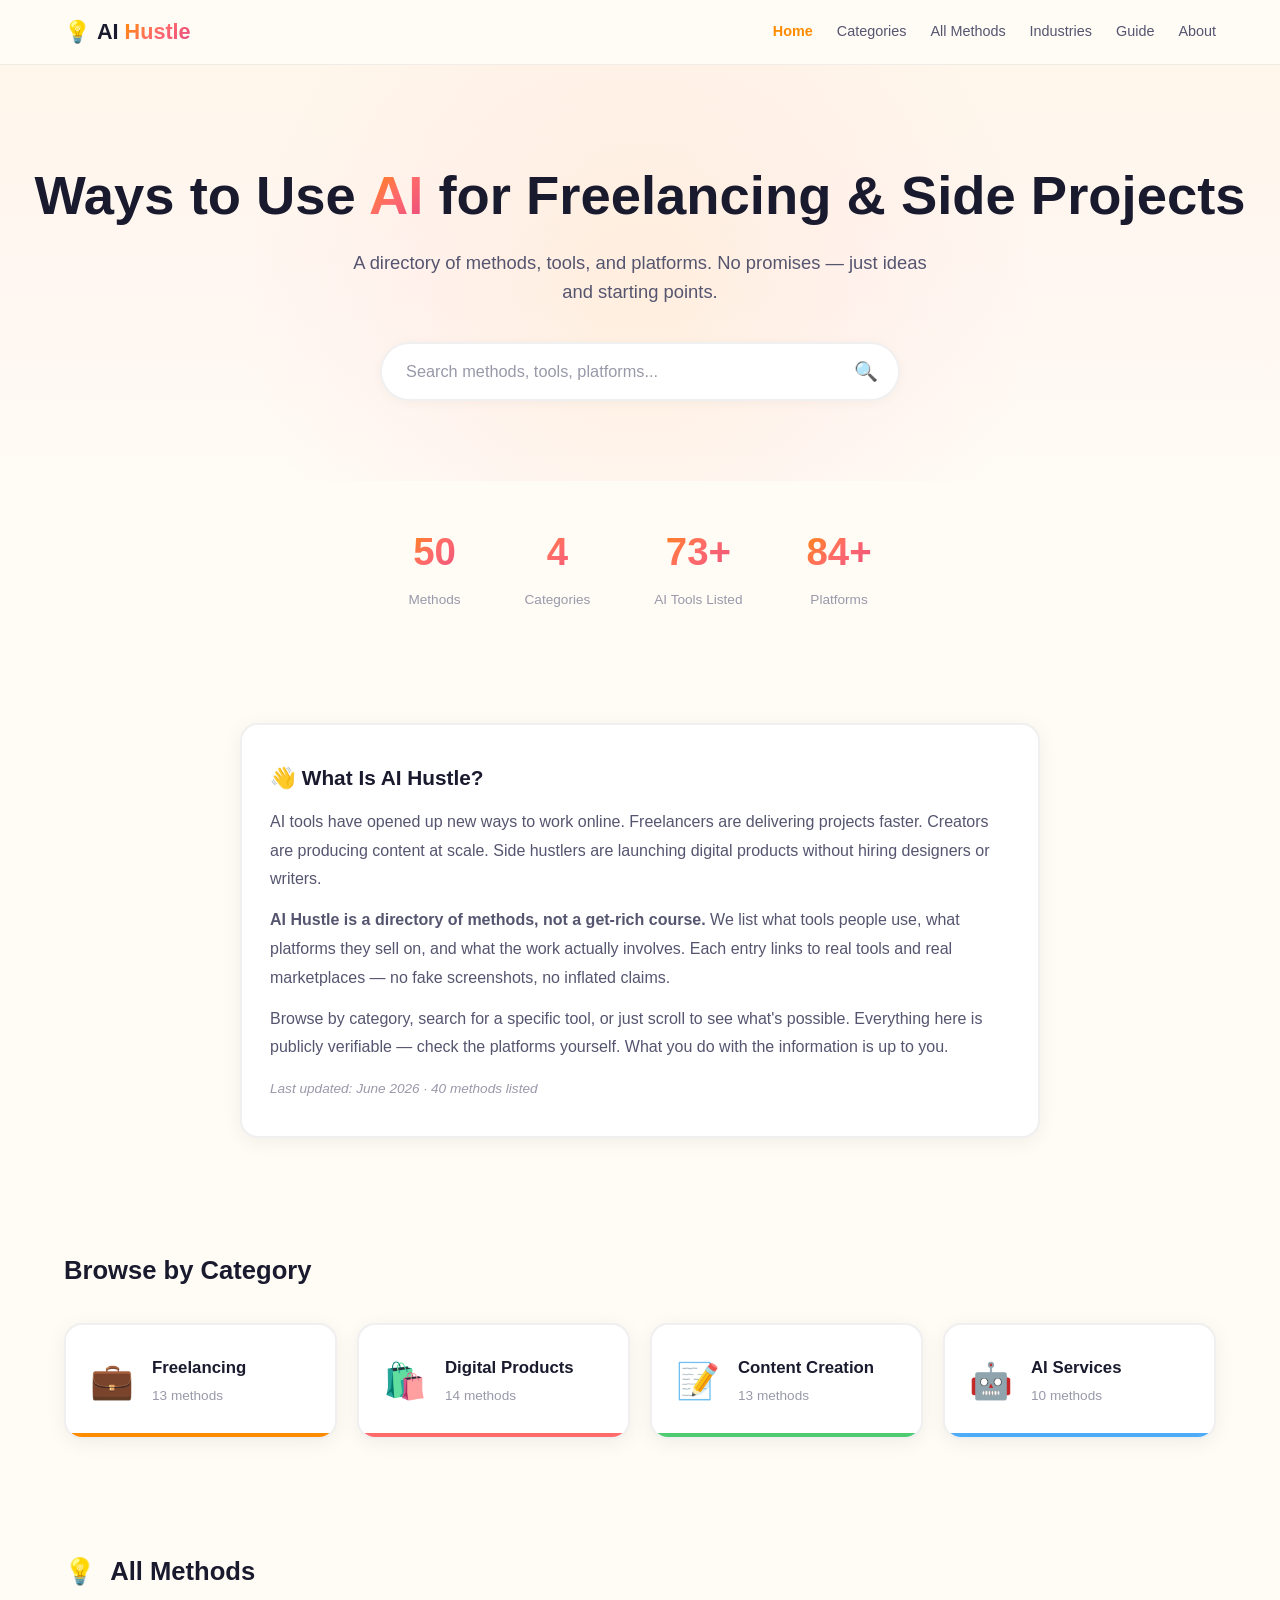
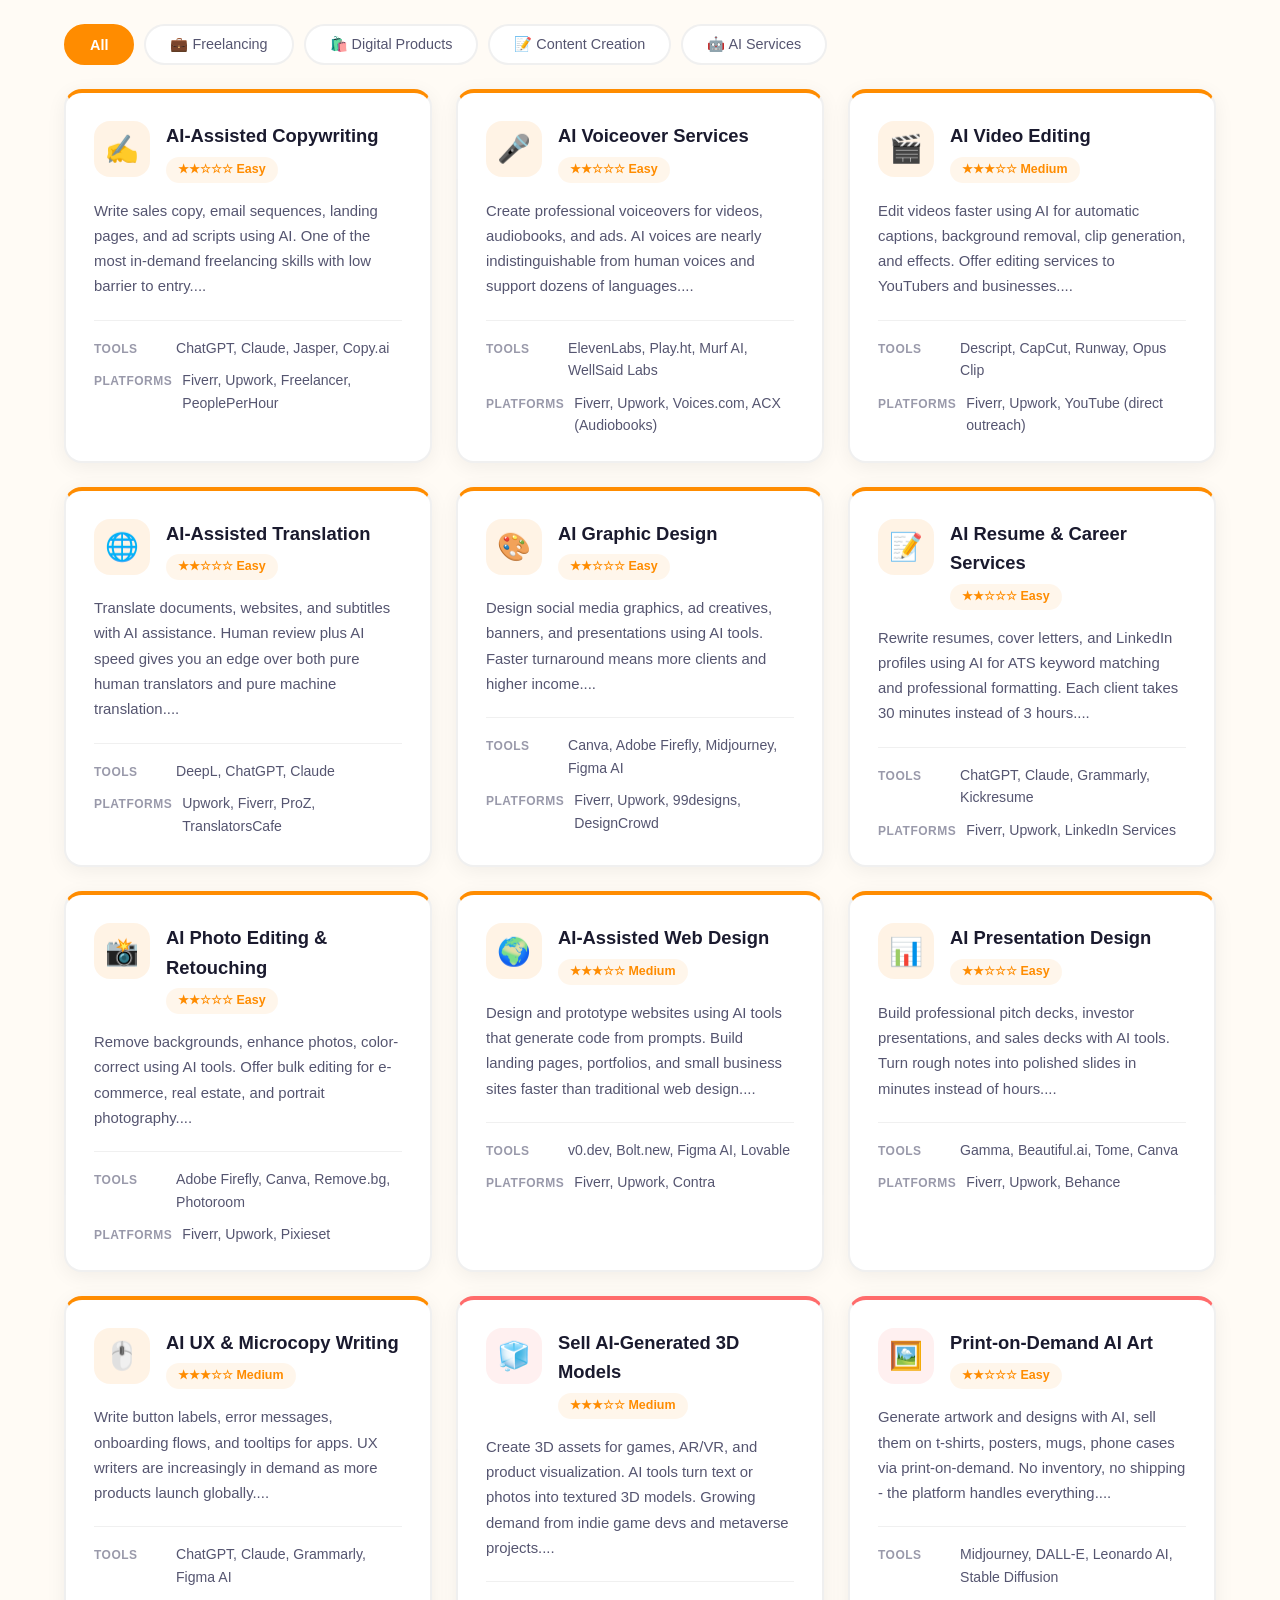
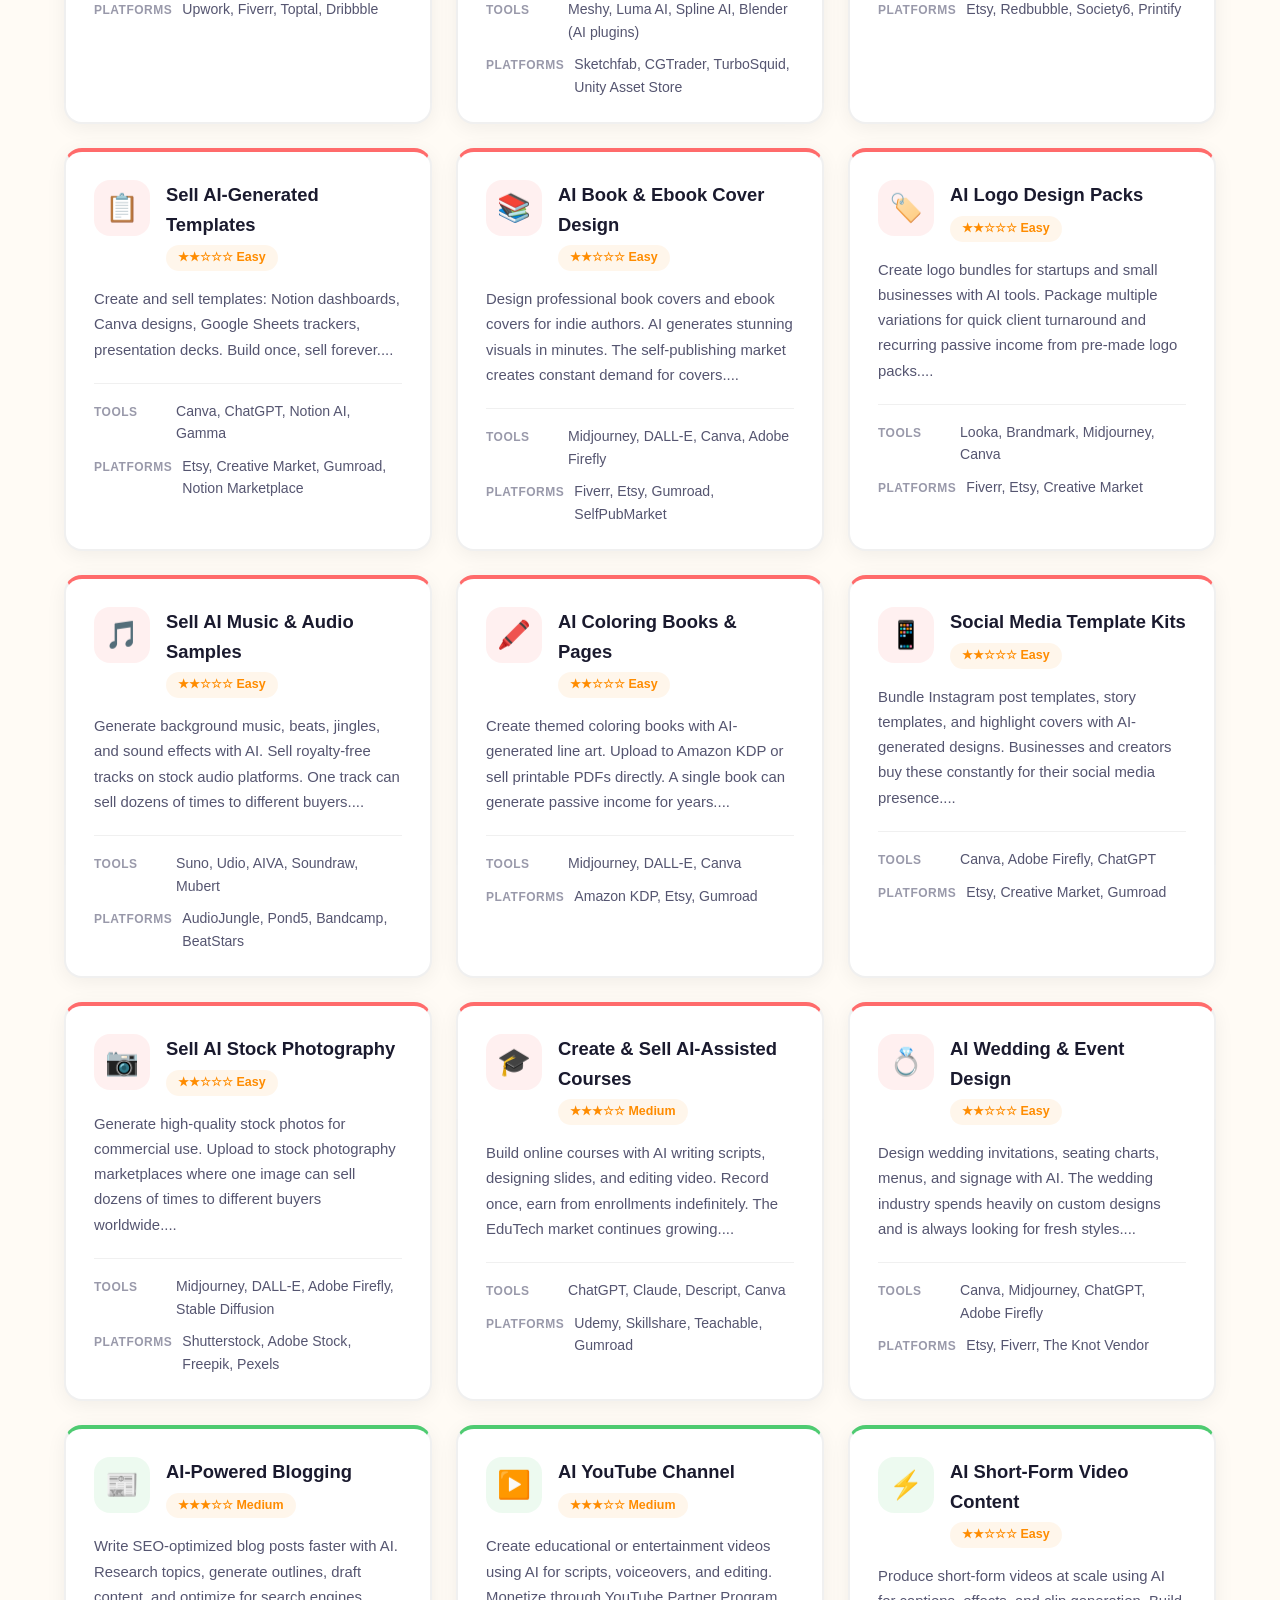
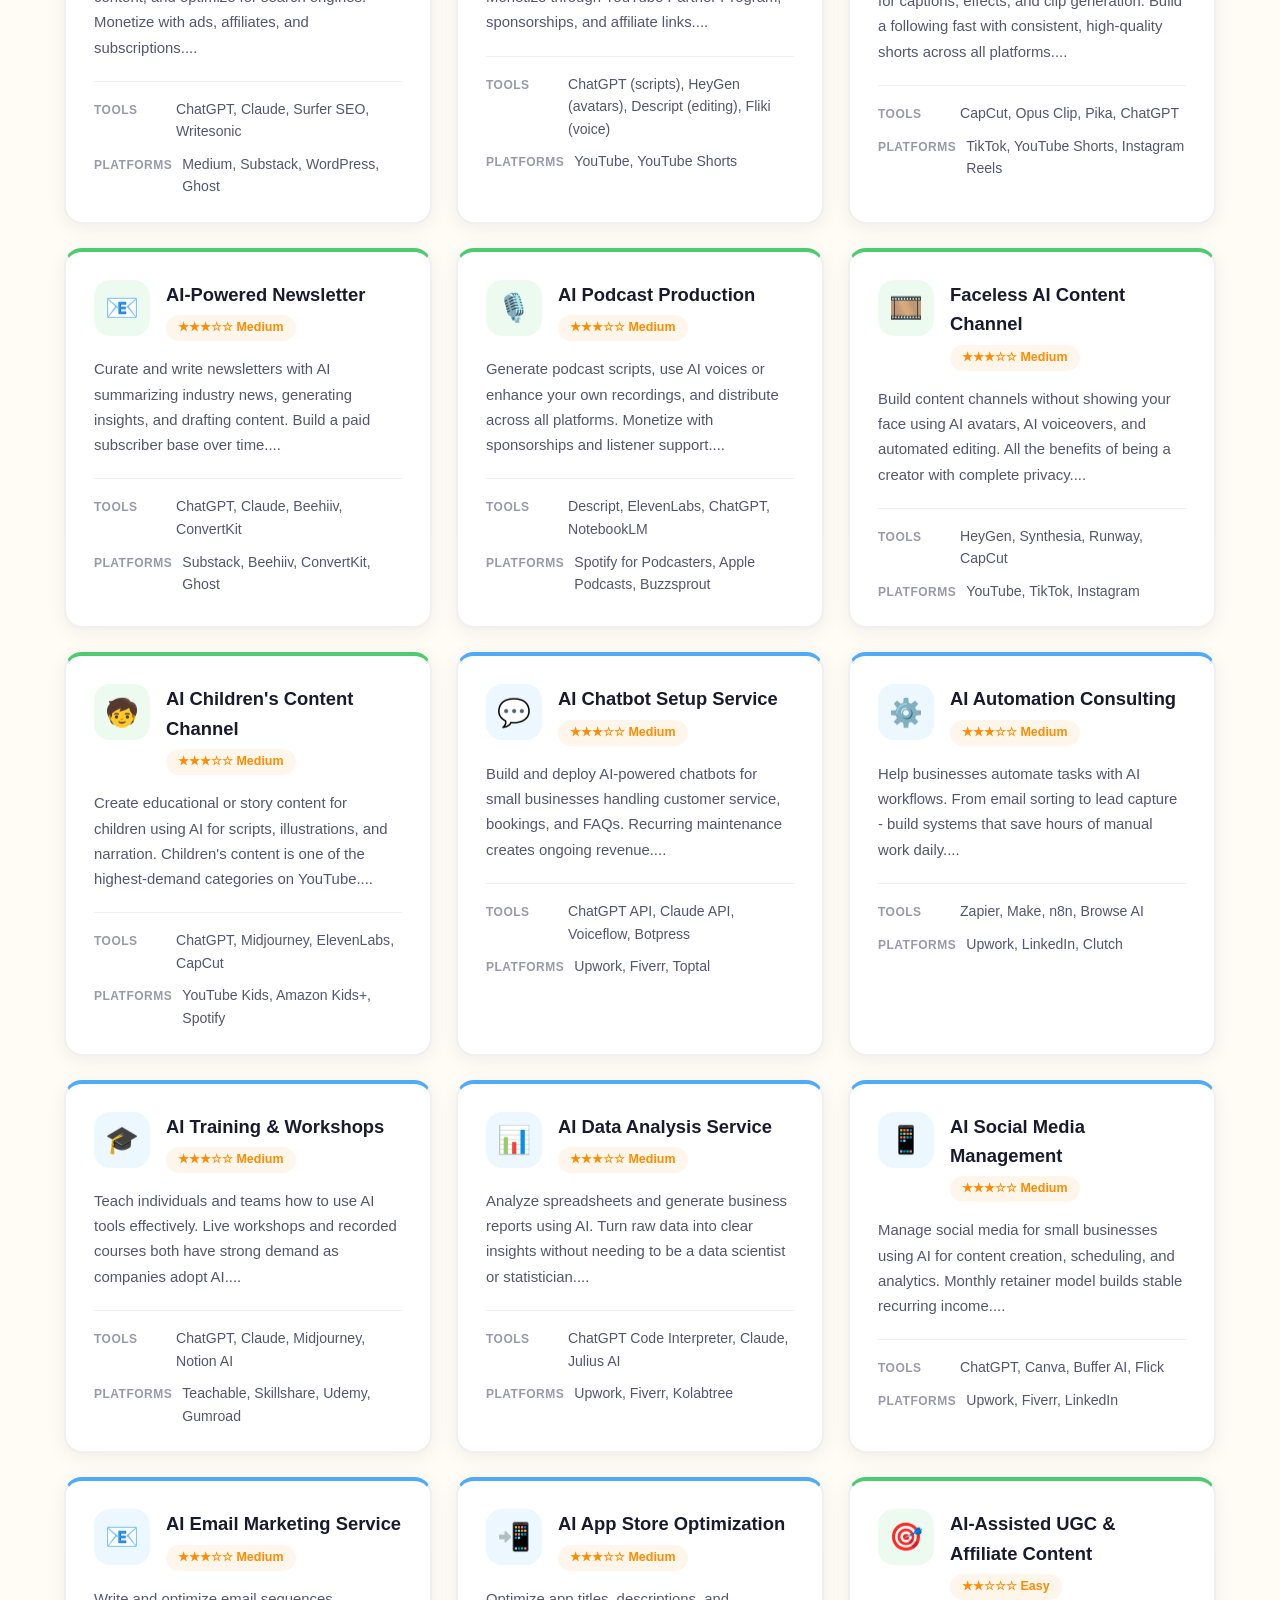
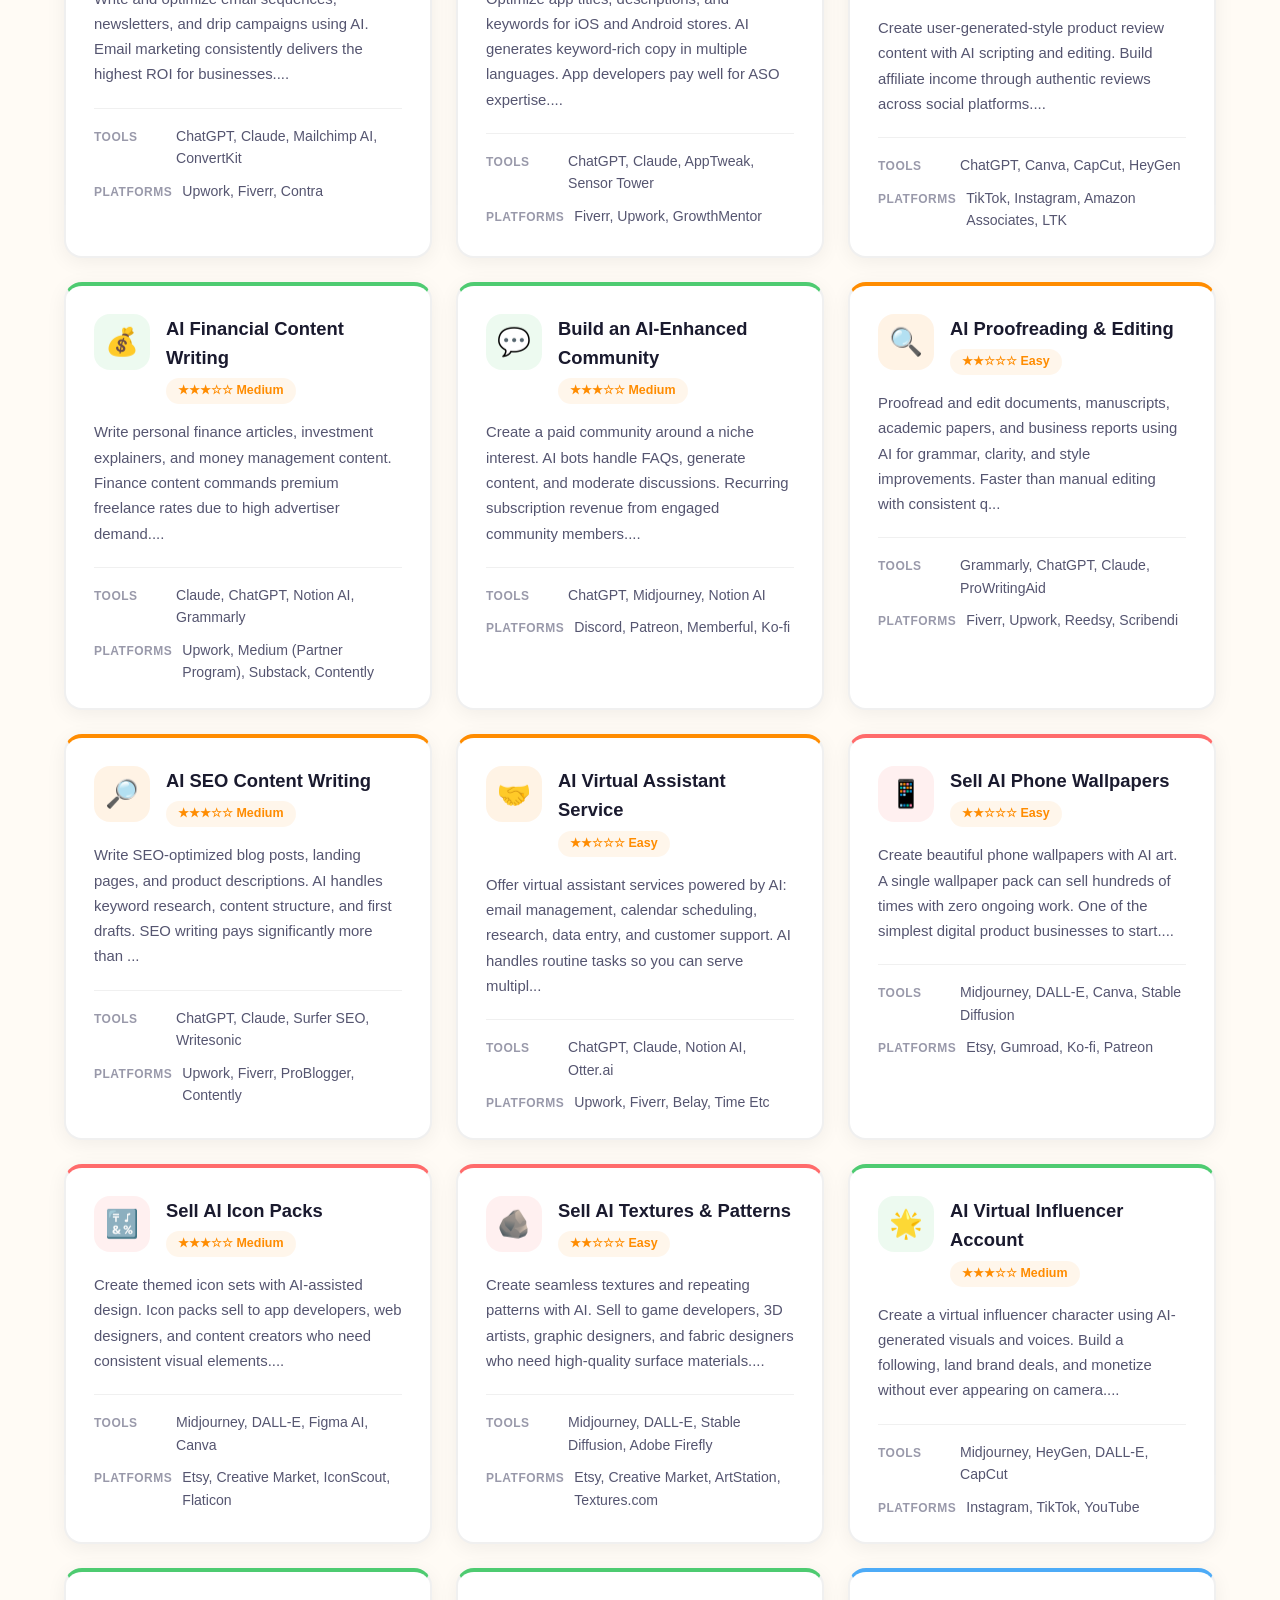
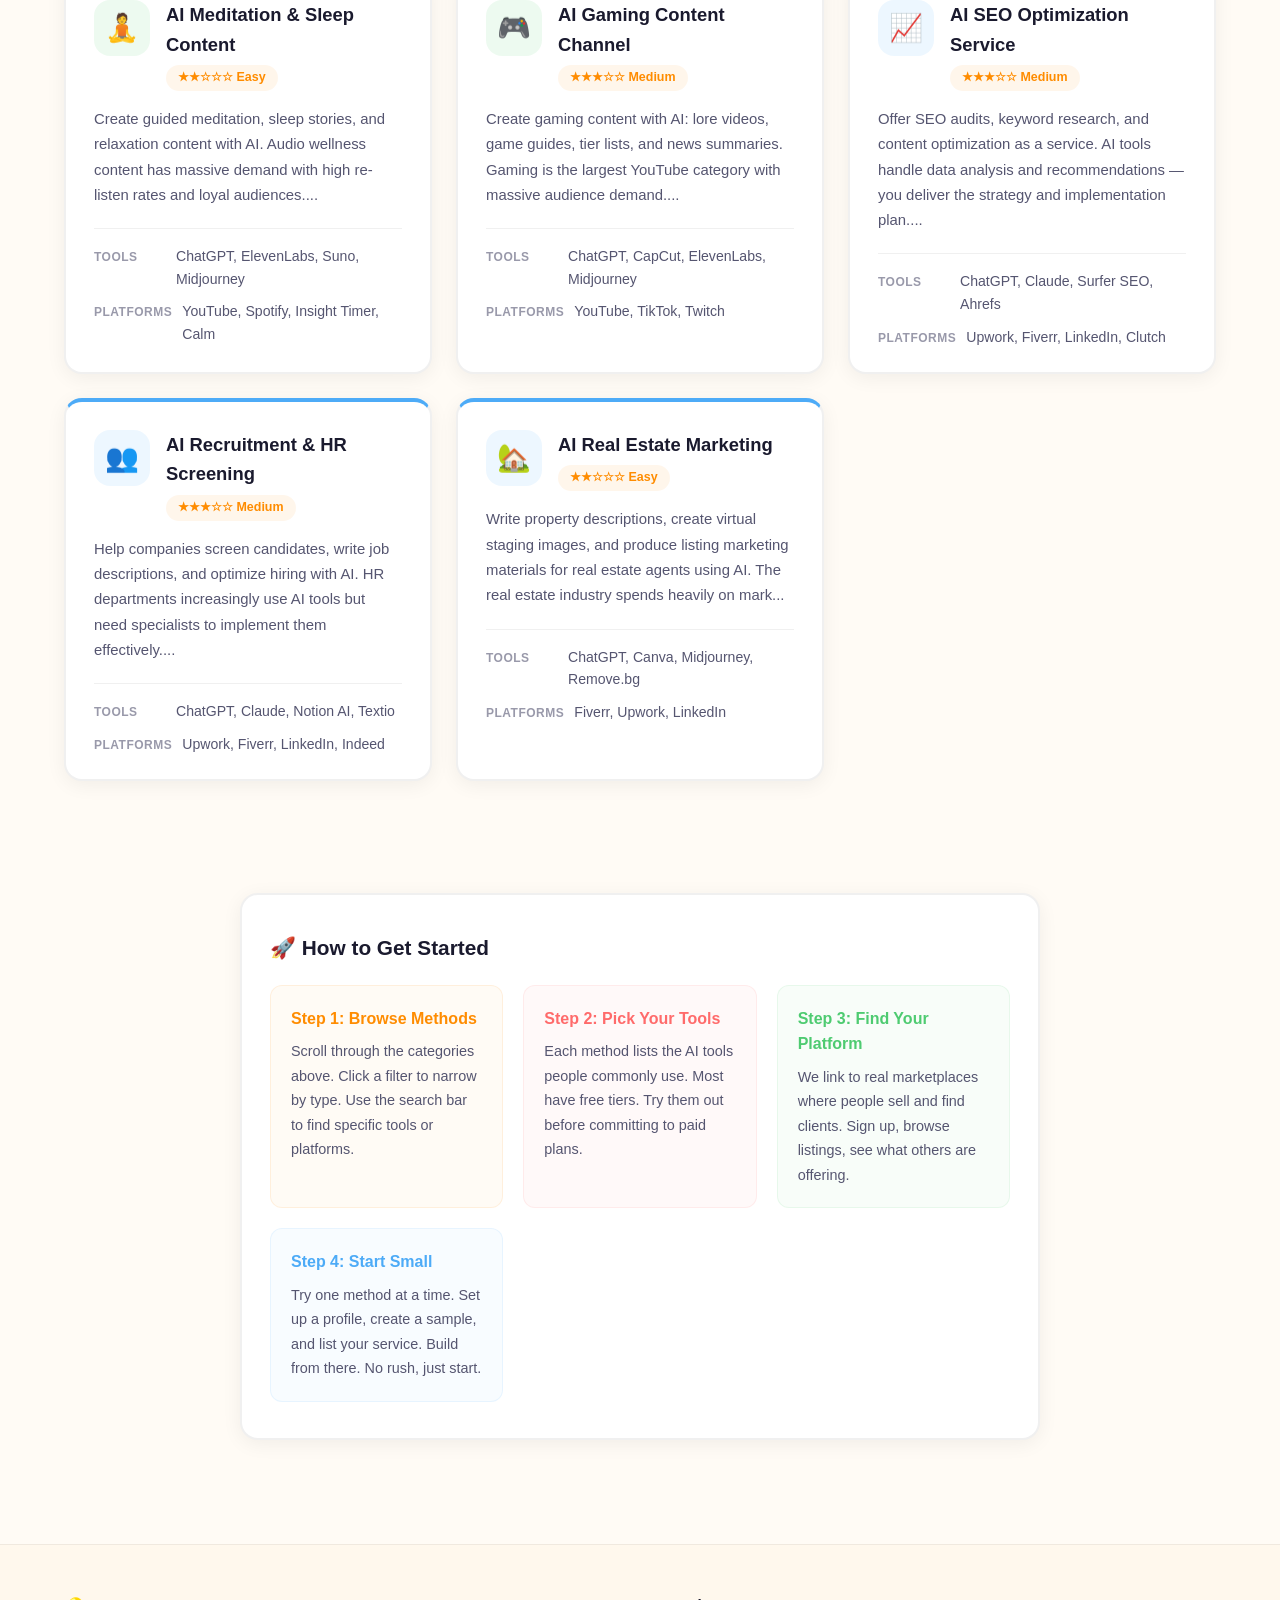
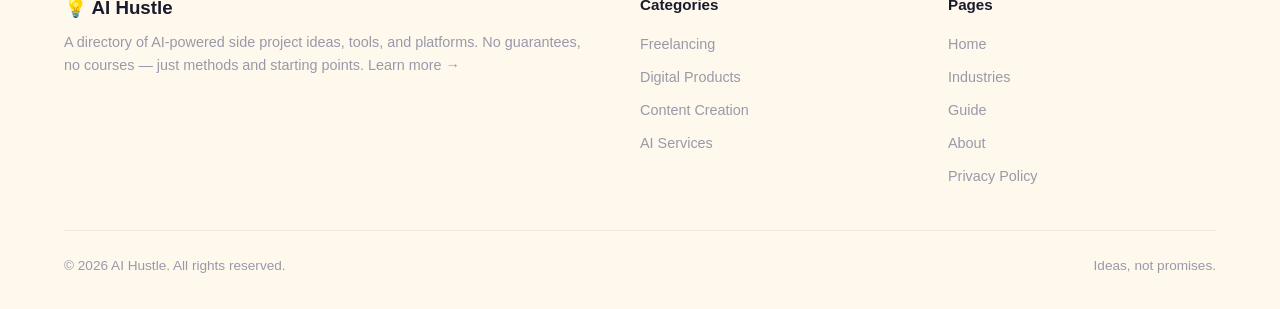
<file: index.html>
<!DOCTYPE html>
<html lang="en">
<head>
  <meta charset="UTF-8">
  <meta name="viewport" content="width=device-width, initial-scale=1.0">
  <meta name="description" content="Discover ways to use AI tools for freelancing, digital products, content creation, and services. A directory of AI money-making methods with tools and platforms.">
  <title>AI Hustle — Ways to Use AI for Freelancing, Products & Content</title>
  <link rel="stylesheet" href="css/style.css">
  <link rel="icon" href="data:image/svg+xml,<svg xmlns='http://www.w3.org/2000/svg' viewBox='0 0 100 100'><text y='.9em' font-size='90'>💡</text></svg>">
<script async src="https://pagead2.googlesyndication.com/pagead/js/adsbygoogle.js?client=ca-pub-1693165095863269" crossorigin="anonymous"></script>
<!-- Google tag (gtag.js) -->
<script async src="https://www.googletagmanager.com/gtag/js?id=G-76KR373Q5G"></script>
<script>
  window.dataLayer = window.dataLayer || [];
  function gtag(){dataLayer.push(arguments);}
  gtag('js', new Date());
  gtag('config', 'G-76KR373Q5G');
</script>
</head>
<body>

<header class="header">
  <div class="container header-inner">
    <a href="index.html" class="logo"><span class="logo-icon">💡</span>AI <span class="accent">Hustle</span></a>
    <nav class="nav-links">
      <a href="index.html" class="active">Home</a>
      <a href="#categories">Categories</a>
      <a href="#allMethods">All Methods</a>
      <a href="industries.html">Industries</a>
      <a href="guide.html">Guide</a>
      <a href="about.html">About</a>
    </nav>
    <button class="mobile-toggle" aria-label="Menu">☰</button>
  </div>
</header>

<section class="hero">
  <h1>Ways to Use <span class="gradient-text">AI</span> for Freelancing & Side Projects</h1>
  <p>A directory of methods, tools, and platforms. No promises — just ideas and starting points.</p>
  <div class="search-box">
    <input type="text" id="searchInput" placeholder="Search methods, tools, platforms...">
    <span class="search-icon">🔍</span>
  </div>
</section>

<div class="container">
  <div class="stats-bar">
    <div class="stat-item"><div class="stat-number" id="statMethods">25</div><div class="stat-label">Methods</div></div>
    <div class="stat-item"><div class="stat-number" id="statCategories">4</div><div class="stat-label">Categories</div></div>
    <div class="stat-item"><div class="stat-number" id="statTools">40+</div><div class="stat-label">AI Tools Listed</div></div>
    <div class="stat-item"><div class="stat-number" id="statPlatforms">30+</div><div class="stat-label">Platforms</div></div>
  </div>
</div>

<section class="section">
  <div class="container">
    <div class="editor-intro" style="max-width:800px;margin:0 auto;padding:36px 28px;background:#fff;border-radius:var(--radius);border:2px solid var(--border);box-shadow:var(--shadow);">
      <h2 style="font-size:1.3rem;margin-bottom:14px;">👋 What Is AI Hustle?</h2>
      <p style="color:var(--text2);line-height:1.8;margin-bottom:12px;">AI tools have opened up new ways to work online. Freelancers are delivering projects faster. Creators are producing content at scale. Side hustlers are launching digital products without hiring designers or writers.</p>
      <p style="color:var(--text2);line-height:1.8;margin-bottom:12px;"><strong>AI Hustle is a directory of methods, not a get-rich course.</strong> We list what tools people use, what platforms they sell on, and what the work actually involves. Each entry links to real tools and real marketplaces — no fake screenshots, no inflated claims.</p>
      <p style="color:var(--text2);line-height:1.8;margin-bottom:12px;">Browse by category, search for a specific tool, or just scroll to see what's possible. Everything here is publicly verifiable — check the platforms yourself. What you do with the information is up to you.</p>
      <p style="color:var(--text3);font-size:0.85rem;margin-top:16px;"><em>Last updated: June 2026 · 40 methods listed</em></p>
    </div>
  </div>
</section>

<section class="section" id="categories">
  <div class="container">
    <div class="section-header">
      <h2 class="section-title">Browse by Category</h2>
    </div>
    <div class="cat-grid" id="catGrid"></div>
  </div>
</section>

<section class="section" id="allMethods">
  <div class="container">
    <div class="section-header">
      <h2 class="section-title"><span class="emoji">💡</span> All Methods</h2>
    </div>
    <div class="filter-bar" style="margin-bottom:24px">
      <button class="filter-btn active" data-category="all">All</button>
      <button class="filter-btn" data-category="freelancing">💼 Freelancing</button>
      <button class="filter-btn" data-category="digital-products">🛍️ Digital Products</button>
      <button class="filter-btn" data-category="content-creation">📝 Content Creation</button>
      <button class="filter-btn" data-category="ai-services">🤖 AI Services</button>
    </div>
    <div class="methods-grid" id="methodsGrid"></div>
  </div>
</section>

<section class="section">
  <div class="container">
    <div style="max-width:800px;margin:0 auto;background:#fff;border:2px solid var(--border);border-radius:var(--radius);padding:36px 28px;box-shadow:var(--shadow);">
      <h2 style="font-size:1.3rem;margin-bottom:18px;">🚀 How to Get Started</h2>
      <div style="display:grid;grid-template-columns:repeat(auto-fit,minmax(200px,1fr));gap:20px;margin-top:20px;">
        <div style="padding:20px;background:rgba(255,140,0,0.04);border-radius:var(--radius-sm);border:1px solid rgba(255,140,0,0.1);">
          <h3 style="font-size:1rem;color:var(--c-sun);margin-bottom:8px;">Step 1: Browse Methods</h3>
          <p style="color:var(--text2);font-size:0.9rem;line-height:1.7;">Scroll through the categories above. Click a filter to narrow by type. Use the search bar to find specific tools or platforms.</p>
        </div>
        <div style="padding:20px;background:rgba(255,107,107,0.04);border-radius:var(--radius-sm);border:1px solid rgba(255,107,107,0.1);">
          <h3 style="font-size:1rem;color:var(--c-coral);margin-bottom:8px;">Step 2: Pick Your Tools</h3>
          <p style="color:var(--text2);font-size:0.9rem;line-height:1.7;">Each method lists the AI tools people commonly use. Most have free tiers. Try them out before committing to paid plans.</p>
        </div>
        <div style="padding:20px;background:rgba(78,203,113,0.04);border-radius:var(--radius-sm);border:1px solid rgba(78,203,113,0.1);">
          <h3 style="font-size:1rem;color:var(--c-lime);margin-bottom:8px;">Step 3: Find Your Platform</h3>
          <p style="color:var(--text2);font-size:0.9rem;line-height:1.7;">We link to real marketplaces where people sell and find clients. Sign up, browse listings, see what others are offering.</p>
        </div>
        <div style="padding:20px;background:rgba(77,171,247,0.04);border-radius:var(--radius-sm);border:1px solid rgba(77,171,247,0.1);">
          <h3 style="font-size:1rem;color:var(--c-sky);margin-bottom:8px;">Step 4: Start Small</h3>
          <p style="color:var(--text2);font-size:0.9rem;line-height:1.7;">Try one method at a time. Set up a profile, create a sample, and list your service. Build from there. No rush, just start.</p>
        </div>
      </div>
    </div>
  </div>
</section>

<footer class="footer">
  <div class="container">
    <div class="footer-grid">
      <div class="footer-brand">
        <h3>💡 AI Hustle</h3>
        <p>A directory of AI-powered side project ideas, tools, and platforms. No guarantees, no courses — just methods and starting points. <a href="about.html" style="color:var(--accent)">Learn more →</a></p>
      </div>
      <div class="footer-col">
        <h4>Categories</h4>
        <a href="#category-freelancing" onclick="filterCategory('freelancing')">Freelancing</a>
        <a href="#category-digital-products" onclick="filterCategory('digital-products')">Digital Products</a>
        <a href="#category-content-creation" onclick="filterCategory('content-creation')">Content Creation</a>
        <a href="#category-ai-services" onclick="filterCategory('ai-services')">AI Services</a>
      </div>
      <div class="footer-col">
        <h4>Pages</h4>
        <a href="index.html">Home</a>
        <a href="industries.html">Industries</a>
        <a href="guide.html">Guide</a>
        <a href="about.html">About</a>
        <a href="privacy-policy.html">Privacy Policy</a>
      </div>
    </div>
    <div class="footer-bottom">
      <span>&copy; 2026 AI Hustle. All rights reserved.</span>
      <span>Ideas, not promises.</span>
    </div>
  </div>
</footer>

<script src="js/data.js?v=20260621"></script>
<script src="js/main.js?v=20260621"></script>
</body>
</html>
</file>
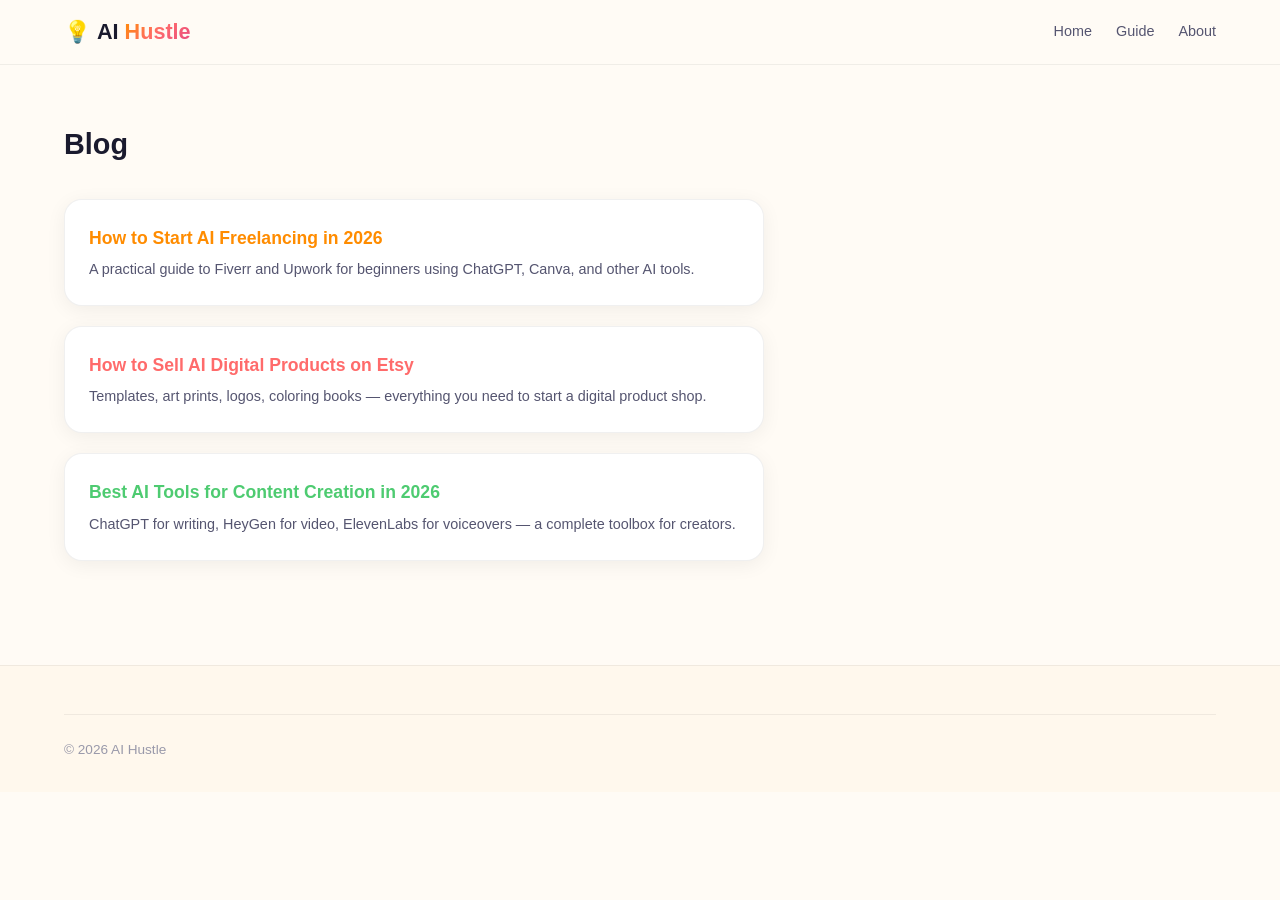
<file: blog/index.html>
<!DOCTYPE html>
<html lang="en">
<head>
<meta charset="UTF-8">
<meta name="viewport" content="width=device-width, initial-scale=1.0">
<title>Blog — AI Hustle</title>
<meta name="description" content="Guides and tips for using AI tools in freelancing, digital products, and content creation.">
<link rel="stylesheet" href="../css/style.css">
<link rel="icon" href="data:image/svg+xml,<svg xmlns='http://www.w3.org/2000/svg' viewBox='0 0 100 100'><text y='.9em' font-size='90'>💡</text></svg>">
<script async src="https://pagead2.googlesyndication.com/pagead/js/adsbygoogle.js?client=ca-pub-1693165095863269" crossorigin="anonymous"></script>
<!-- Google tag (gtag.js) -->
<script async src="https://www.googletagmanager.com/gtag/js?id=G-76KR373Q5G"></script>
<script>
  window.dataLayer = window.dataLayer || [];
  function gtag(){dataLayer.push(arguments);}
  gtag('js', new Date());
  gtag('config', 'G-76KR373Q5G');
</script>
</head>
<body>
<header class="header">
  <div class="container header-inner">
    <a href="../index.html" class="logo"><span class="logo-icon">💡</span>AI <span class="accent">Hustle</span></a>
    <nav class="nav-links">
      <a href="../index.html">Home</a>
      <a href="../guide.html">Guide</a>
      <a href="../about.html">About</a>
    </nav>
    <button class="mobile-toggle" aria-label="Menu">☰</button>
  </div>
</header>

<section class="section">
  <div class="container">
    <div class="section-header"><h1 style="font-size:1.8rem;font-weight:900;">Blog</h1></div>
    <div style="display:flex;flex-direction:column;gap:20px;max-width:700px;">
      <a href="ai-freelancing-beginners-2026.html" style="background:#fff;border:1px solid var(--border);border-radius:var(--radius);padding:24px;text-decoration:none;transition:all var(--transition);box-shadow:var(--shadow);" onmouseover="this.style.borderColor='var(--c-sun)';this.style.transform='translateY(-2px)'" onmouseout="this.style.borderColor='var(--border)';this.style.transform='none'">
        <h3 style="color:var(--c-sun);font-size:1.1rem;margin-bottom:6px;">How to Start AI Freelancing in 2026</h3>
        <p style="color:var(--text2);font-size:0.9rem;">A practical guide to Fiverr and Upwork for beginners using ChatGPT, Canva, and other AI tools.</p>
      </a>
      <a href="ai-digital-products-etsy-2026.html" style="background:#fff;border:1px solid var(--border);border-radius:var(--radius);padding:24px;text-decoration:none;transition:all var(--transition);box-shadow:var(--shadow);" onmouseover="this.style.borderColor='var(--c-coral)';this.style.transform='translateY(-2px)'" onmouseout="this.style.borderColor='var(--border)';this.style.transform='none'">
        <h3 style="color:var(--c-coral);font-size:1.1rem;margin-bottom:6px;">How to Sell AI Digital Products on Etsy</h3>
        <p style="color:var(--text2);font-size:0.9rem;">Templates, art prints, logos, coloring books — everything you need to start a digital product shop.</p>
      </a>
      <a href="ai-content-creation-tools-2026.html" style="background:#fff;border:1px solid var(--border);border-radius:var(--radius);padding:24px;text-decoration:none;transition:all var(--transition);box-shadow:var(--shadow);" onmouseover="this.style.borderColor='var(--c-lime)';this.style.transform='translateY(-2px)'" onmouseout="this.style.borderColor='var(--border)';this.style.transform='none'">
        <h3 style="color:var(--c-lime);font-size:1.1rem;margin-bottom:6px;">Best AI Tools for Content Creation in 2026</h3>
        <p style="color:var(--text2);font-size:0.9rem;">ChatGPT for writing, HeyGen for video, ElevenLabs for voiceovers — a complete toolbox for creators.</p>
      </a>
    </div>
  </div>
</section>

<footer class="footer">
  <div class="container"><div class="footer-bottom"><span>&copy; 2026 AI Hustle</span></div></div>
</footer>
<script>
document.querySelector('.mobile-toggle').addEventListener('click',function(){
  document.querySelector('.nav-links').classList.toggle('open');
});
</script>
</body>
</html>
</file>
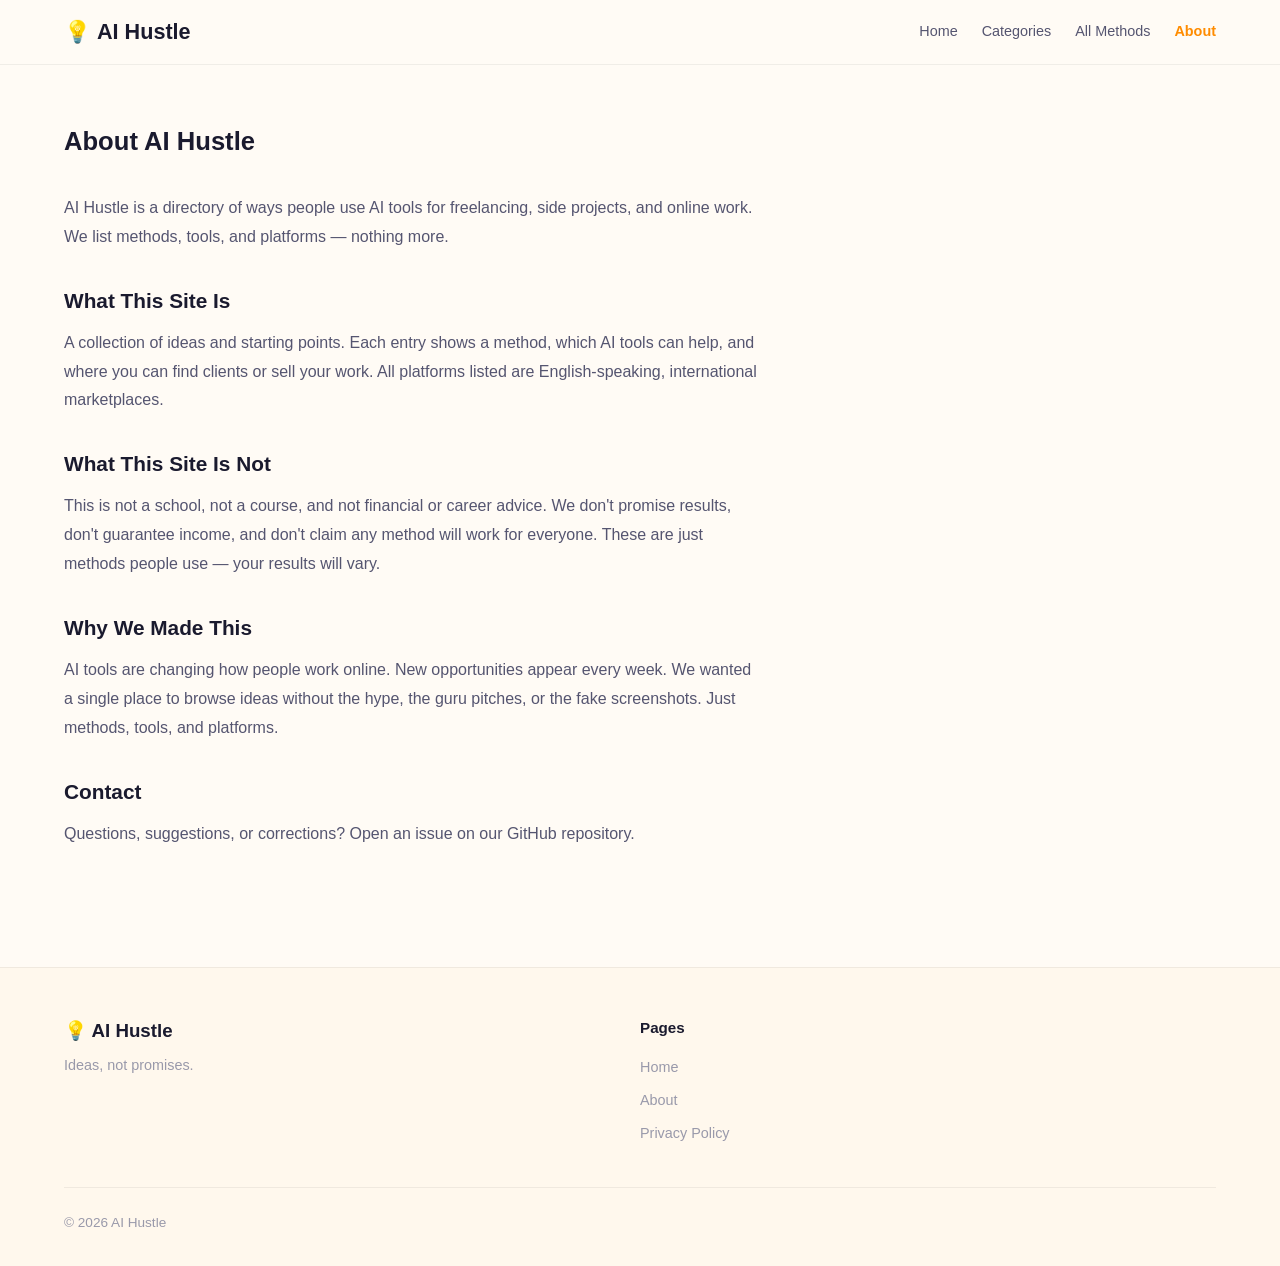
<file: about.html>
<!DOCTYPE html>
<html lang="en">
<head>
  <meta charset="UTF-8">
  <meta name="viewport" content="width=device-width, initial-scale=1.0">
  <title>About — AI Hustle</title>
  <meta name="description" content="AI Hustle is a directory of ways to use AI for freelancing, side projects, and online work. Methods, tools, platforms — no courses, no hype.">
  <link rel="stylesheet" href="css/style.css">
  <link rel="icon" href="data:image/svg+xml,<svg xmlns='http://www.w3.org/2000/svg' viewBox='0 0 100 100'><text y='.9em' font-size='90'>💡</text></svg>">
<script async src="https://pagead2.googlesyndication.com/pagead/js/adsbygoogle.js?client=ca-pub-1693165095863269" crossorigin="anonymous"></script>
<!-- Google tag (gtag.js) -->
<script async src="https://www.googletagmanager.com/gtag/js?id=G-76KR373Q5G"></script>
<script>
  window.dataLayer = window.dataLayer || [];
  function gtag(){dataLayer.push(arguments);}
  gtag('js', new Date());
  gtag('config', 'G-76KR373Q5G');
</script>
</head>
<body>
<header class="header">
  <div class="container header-inner">
    <a href="index.html" class="logo"><span class="logo-icon">💡</span>AI Hustle</a>
    <nav class="nav-links">
      <a href="index.html">Home</a>
      <a href="index.html#categories">Categories</a>
      <a href="index.html#allMethods">All Methods</a>
      <a href="about.html" class="active">About</a>
    </nav>
    <button class="mobile-toggle" aria-label="Menu">☰</button>
  </div>
</header>

<section class="section">
  <div class="container">
    <div class="section-header"><h2 class="section-title">About AI Hustle</h2></div>
    <div class="about-content" style="max-width:700px">
      <p>AI Hustle is a directory of ways people use AI tools for freelancing, side projects, and online work. We list methods, tools, and platforms — nothing more.</p>
      <h2>What This Site Is</h2>
      <p>A collection of ideas and starting points. Each entry shows a method, which AI tools can help, and where you can find clients or sell your work. All platforms listed are English-speaking, international marketplaces.</p>
      <h2>What This Site Is Not</h2>
      <p>This is not a school, not a course, and not financial or career advice. We don't promise results, don't guarantee income, and don't claim any method will work for everyone. These are just methods people use — your results will vary.</p>
      <h2>Why We Made This</h2>
      <p>AI tools are changing how people work online. New opportunities appear every week. We wanted a single place to browse ideas without the hype, the guru pitches, or the fake screenshots. Just methods, tools, and platforms.</p>
      <h2>Contact</h2>
      <p>Questions, suggestions, or corrections? Open an issue on our <a href="https://github.com/knight1217/ai-hustle" style="color:var(--accent)">GitHub repository</a>.</p>
    </div>
  </div>
</section>

<footer class="footer">
  <div class="container">
    <div class="footer-grid">
      <div class="footer-brand"><h3>💡 AI Hustle</h3><p>Ideas, not promises.</p></div>
      <div class="footer-col"><h4>Pages</h4><a href="index.html">Home</a><a href="about.html">About</a><a href="privacy-policy.html">Privacy Policy</a></div>
    </div>
    <div class="footer-bottom"><span>&copy; 2026 AI Hustle</span></div>
  </div>
</footer>
<script>
document.querySelector('.mobile-toggle').addEventListener('click',function(){
  document.querySelector('.nav-links').classList.toggle('open');
});
</script>
</body>
</html>
</file>
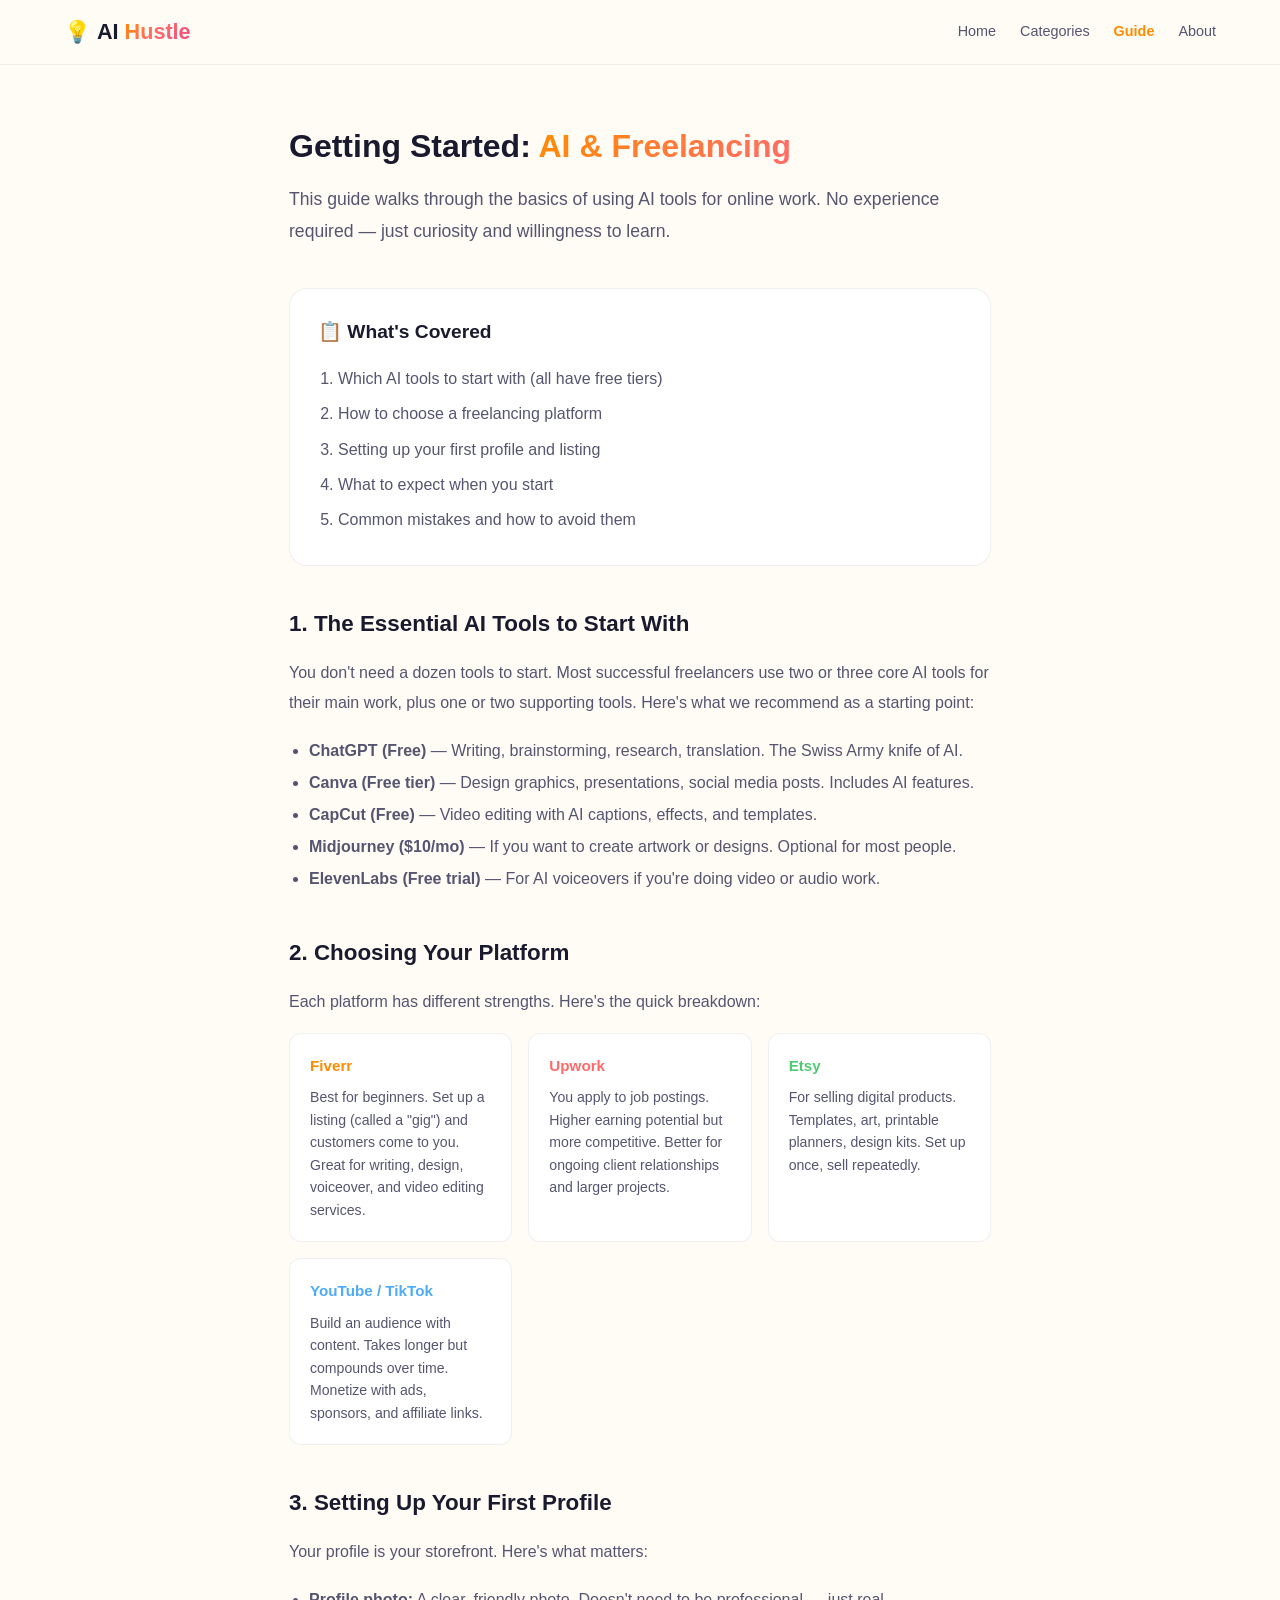
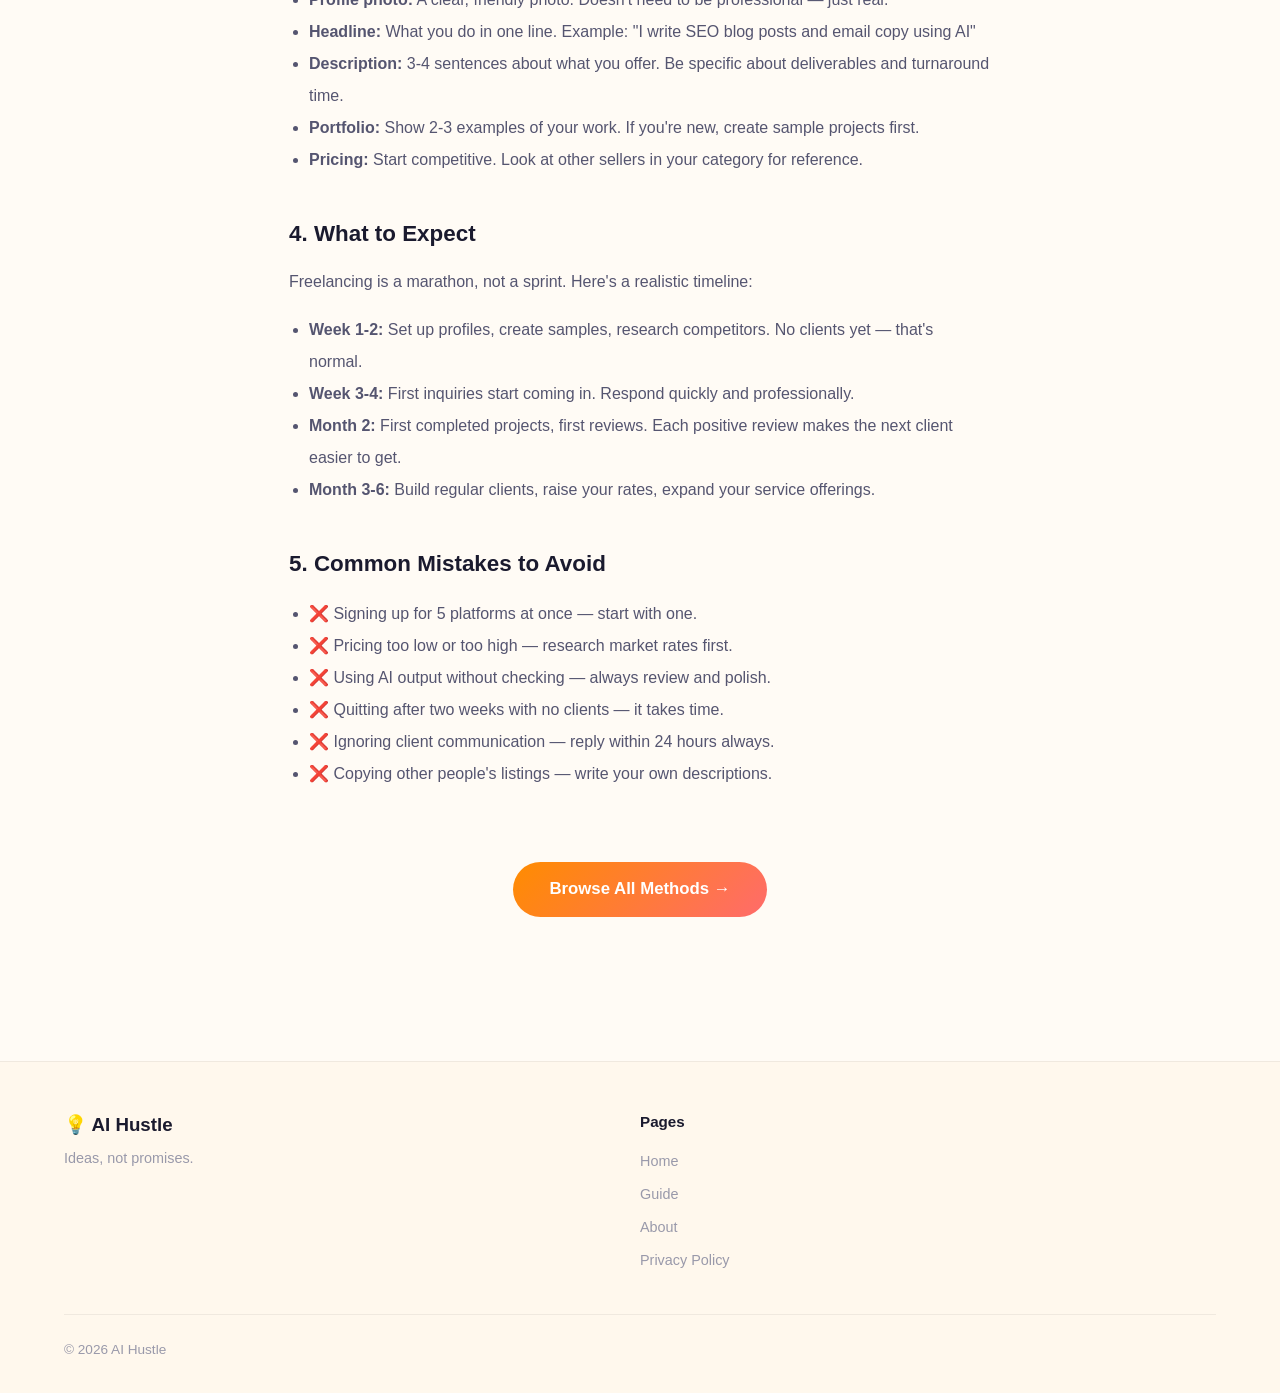
<file: guide.html>
<!DOCTYPE html>
<html lang="en">
<head>
  <meta charset="UTF-8">
  <meta name="viewport" content="width=device-width, initial-scale=1.0">
  <meta name="description" content="Beginner's guide to using AI tools for freelancing and side projects. Learn which tools to start with, how to find clients, and what to expect.">
  <title>How to Start Using AI for Freelancing — Guide | AI Hustle</title>
  <link rel="stylesheet" href="css/style.css">
  <link rel="icon" href="data:image/svg+xml,<svg xmlns='http://www.w3.org/2000/svg' viewBox='0 0 100 100'><text y='.9em' font-size='90'>💡</text></svg>">
<script async src="https://pagead2.googlesyndication.com/pagead/js/adsbygoogle.js?client=ca-pub-1693165095863269" crossorigin="anonymous"></script>
<!-- Google tag (gtag.js) -->
<script async src="https://www.googletagmanager.com/gtag/js?id=G-76KR373Q5G"></script>
<script>
  window.dataLayer = window.dataLayer || [];
  function gtag(){dataLayer.push(arguments);}
  gtag('js', new Date());
  gtag('config', 'G-76KR373Q5G');
</script>
</head>
<body>
<header class="header">
  <div class="container header-inner">
    <a href="index.html" class="logo"><span class="logo-icon">💡</span>AI <span class="accent">Hustle</span></a>
    <nav class="nav-links">
      <a href="index.html">Home</a>
      <a href="index.html#categories">Categories</a>
      <a href="guide.html" class="active">Guide</a>
      <a href="about.html">About</a>
    </nav>
    <button class="mobile-toggle" aria-label="Menu">☰</button>
  </div>
</header>

<section class="section">
  <div class="container" style="max-width:750px">
    <h1 style="font-size:2rem;font-weight:900;margin-bottom:12px;">Getting Started: <span style="background:linear-gradient(135deg,#FF8C00,#FF6B6B);-webkit-background-clip:text;-webkit-text-fill-color:transparent;">AI & Freelancing</span></h1>
    <p style="color:var(--text2);font-size:1.1rem;margin-bottom:40px;line-height:1.8;">This guide walks through the basics of using AI tools for online work. No experience required — just curiosity and willingness to learn.</p>

    <div style="background:#fff;border:1px solid var(--border);border-radius:var(--radius);padding:28px;margin-bottom:40px;">
      <h2 style="font-size:1.2rem;margin-bottom:14px;">📋 What's Covered</h2>
      <ol style="padding-left:20px;color:var(--text2);line-height:2.2;">
        <li>Which AI tools to start with (all have free tiers)</li>
        <li>How to choose a freelancing platform</li>
        <li>Setting up your first profile and listing</li>
        <li>What to expect when you start</li>
        <li>Common mistakes and how to avoid them</li>
      </ol>
    </div>

    <h2 style="font-size:1.4rem;margin:40px 0 16px;">1. The Essential AI Tools to Start With</h2>
    <p style="color:var(--text2);line-height:1.9;margin-bottom:16px;">You don't need a dozen tools to start. Most successful freelancers use two or three core AI tools for their main work, plus one or two supporting tools. Here's what we recommend as a starting point:</p>
    <ul style="color:var(--text2);line-height:2;margin-bottom:24px;padding-left:20px;">
      <li><strong>ChatGPT (Free)</strong> — Writing, brainstorming, research, translation. The Swiss Army knife of AI.</li>
      <li><strong>Canva (Free tier)</strong> — Design graphics, presentations, social media posts. Includes AI features.</li>
      <li><strong>CapCut (Free)</strong> — Video editing with AI captions, effects, and templates.</li>
      <li><strong>Midjourney ($10/mo)</strong> — If you want to create artwork or designs. Optional for most people.</li>
      <li><strong>ElevenLabs (Free trial)</strong> — For AI voiceovers if you're doing video or audio work.</li>
    </ul>

    <h2 style="font-size:1.4rem;margin:40px 0 16px;">2. Choosing Your Platform</h2>
    <p style="color:var(--text2);line-height:1.9;margin-bottom:16px;">Each platform has different strengths. Here's the quick breakdown:</p>
    <div style="display:grid;grid-template-columns:repeat(auto-fit,minmax(200px,1fr));gap:16px;margin-bottom:32px;">
      <div style="background:#fff;border:1px solid var(--border);border-radius:var(--radius-sm);padding:20px;">
        <h3 style="font-size:0.95rem;color:var(--c-sun);margin-bottom:8px;">Fiverr</h3>
        <p style="color:var(--text2);font-size:0.88rem;line-height:1.6;">Best for beginners. Set up a listing (called a "gig") and customers come to you. Great for writing, design, voiceover, and video editing services.</p>
      </div>
      <div style="background:#fff;border:1px solid var(--border);border-radius:var(--radius-sm);padding:20px;">
        <h3 style="font-size:0.95rem;color:var(--c-coral);margin-bottom:8px;">Upwork</h3>
        <p style="color:var(--text2);font-size:0.88rem;line-height:1.6;">You apply to job postings. Higher earning potential but more competitive. Better for ongoing client relationships and larger projects.</p>
      </div>
      <div style="background:#fff;border:1px solid var(--border);border-radius:var(--radius-sm);padding:20px;">
        <h3 style="font-size:0.95rem;color:var(--c-lime);margin-bottom:8px;">Etsy</h3>
        <p style="color:var(--text2);font-size:0.88rem;line-height:1.6;">For selling digital products. Templates, art, printable planners, design kits. Set up once, sell repeatedly.</p>
      </div>
      <div style="background:#fff;border:1px solid var(--border);border-radius:var(--radius-sm);padding:20px;">
        <h3 style="font-size:0.95rem;color:var(--c-sky);margin-bottom:8px;">YouTube / TikTok</h3>
        <p style="color:var(--text2);font-size:0.88rem;line-height:1.6;">Build an audience with content. Takes longer but compounds over time. Monetize with ads, sponsors, and affiliate links.</p>
      </div>
    </div>

    <h2 style="font-size:1.4rem;margin:40px 0 16px;">3. Setting Up Your First Profile</h2>
    <p style="color:var(--text2);line-height:1.9;margin-bottom:16px;">Your profile is your storefront. Here's what matters:</p>
    <ul style="color:var(--text2);line-height:2;margin-bottom:24px;padding-left:20px;">
      <li><strong>Profile photo:</strong> A clear, friendly photo. Doesn't need to be professional — just real.</li>
      <li><strong>Headline:</strong> What you do in one line. Example: "I write SEO blog posts and email copy using AI"</li>
      <li><strong>Description:</strong> 3-4 sentences about what you offer. Be specific about deliverables and turnaround time.</li>
      <li><strong>Portfolio:</strong> Show 2-3 examples of your work. If you're new, create sample projects first.</li>
      <li><strong>Pricing:</strong> Start competitive. Look at other sellers in your category for reference.</li>
    </ul>

    <h2 style="font-size:1.4rem;margin:40px 0 16px;">4. What to Expect</h2>
    <p style="color:var(--text2);line-height:1.9;margin-bottom:16px;">Freelancing is a marathon, not a sprint. Here's a realistic timeline:</p>
    <ul style="color:var(--text2);line-height:2;margin-bottom:24px;padding-left:20px;">
      <li><strong>Week 1-2:</strong> Set up profiles, create samples, research competitors. No clients yet — that's normal.</li>
      <li><strong>Week 3-4:</strong> First inquiries start coming in. Respond quickly and professionally.</li>
      <li><strong>Month 2:</strong> First completed projects, first reviews. Each positive review makes the next client easier to get.</li>
      <li><strong>Month 3-6:</strong> Build regular clients, raise your rates, expand your service offerings.</li>
    </ul>

    <h2 style="font-size:1.4rem;margin:40px 0 16px;">5. Common Mistakes to Avoid</h2>
    <ul style="color:var(--text2);line-height:2;margin-bottom:32px;padding-left:20px;">
      <li>❌ Signing up for 5 platforms at once — start with one.</li>
      <li>❌ Pricing too low or too high — research market rates first.</li>
      <li>❌ Using AI output without checking — always review and polish.</li>
      <li>❌ Quitting after two weeks with no clients — it takes time.</li>
      <li>❌ Ignoring client communication — reply within 24 hours always.</li>
      <li>❌ Copying other people's listings — write your own descriptions.</li>
    </ul>

    <div style="text-align:center;padding:40px 0;">
      <a href="index.html" style="display:inline-block;padding:14px 36px;background:linear-gradient(135deg,#FF8C00,#FF6B6B);color:#fff;border-radius:50px;font-weight:700;font-size:1.05rem;text-decoration:none;">Browse All Methods →</a>
    </div>
  </div>
</section>

<footer class="footer">
  <div class="container">
    <div class="footer-grid">
      <div class="footer-brand"><h3>💡 AI Hustle</h3><p>Ideas, not promises.</p></div>
      <div class="footer-col"><h4>Pages</h4><a href="index.html">Home</a><a href="guide.html">Guide</a><a href="about.html">About</a><a href="privacy-policy.html">Privacy Policy</a></div>
    </div>
    <div class="footer-bottom"><span>&copy; 2026 AI Hustle</span></div>
  </div>
</footer>
<script>
document.querySelector('.mobile-toggle').addEventListener('click',function(){
  document.querySelector('.nav-links').classList.toggle('open');
});
</script>
</body>
</html>
</file>
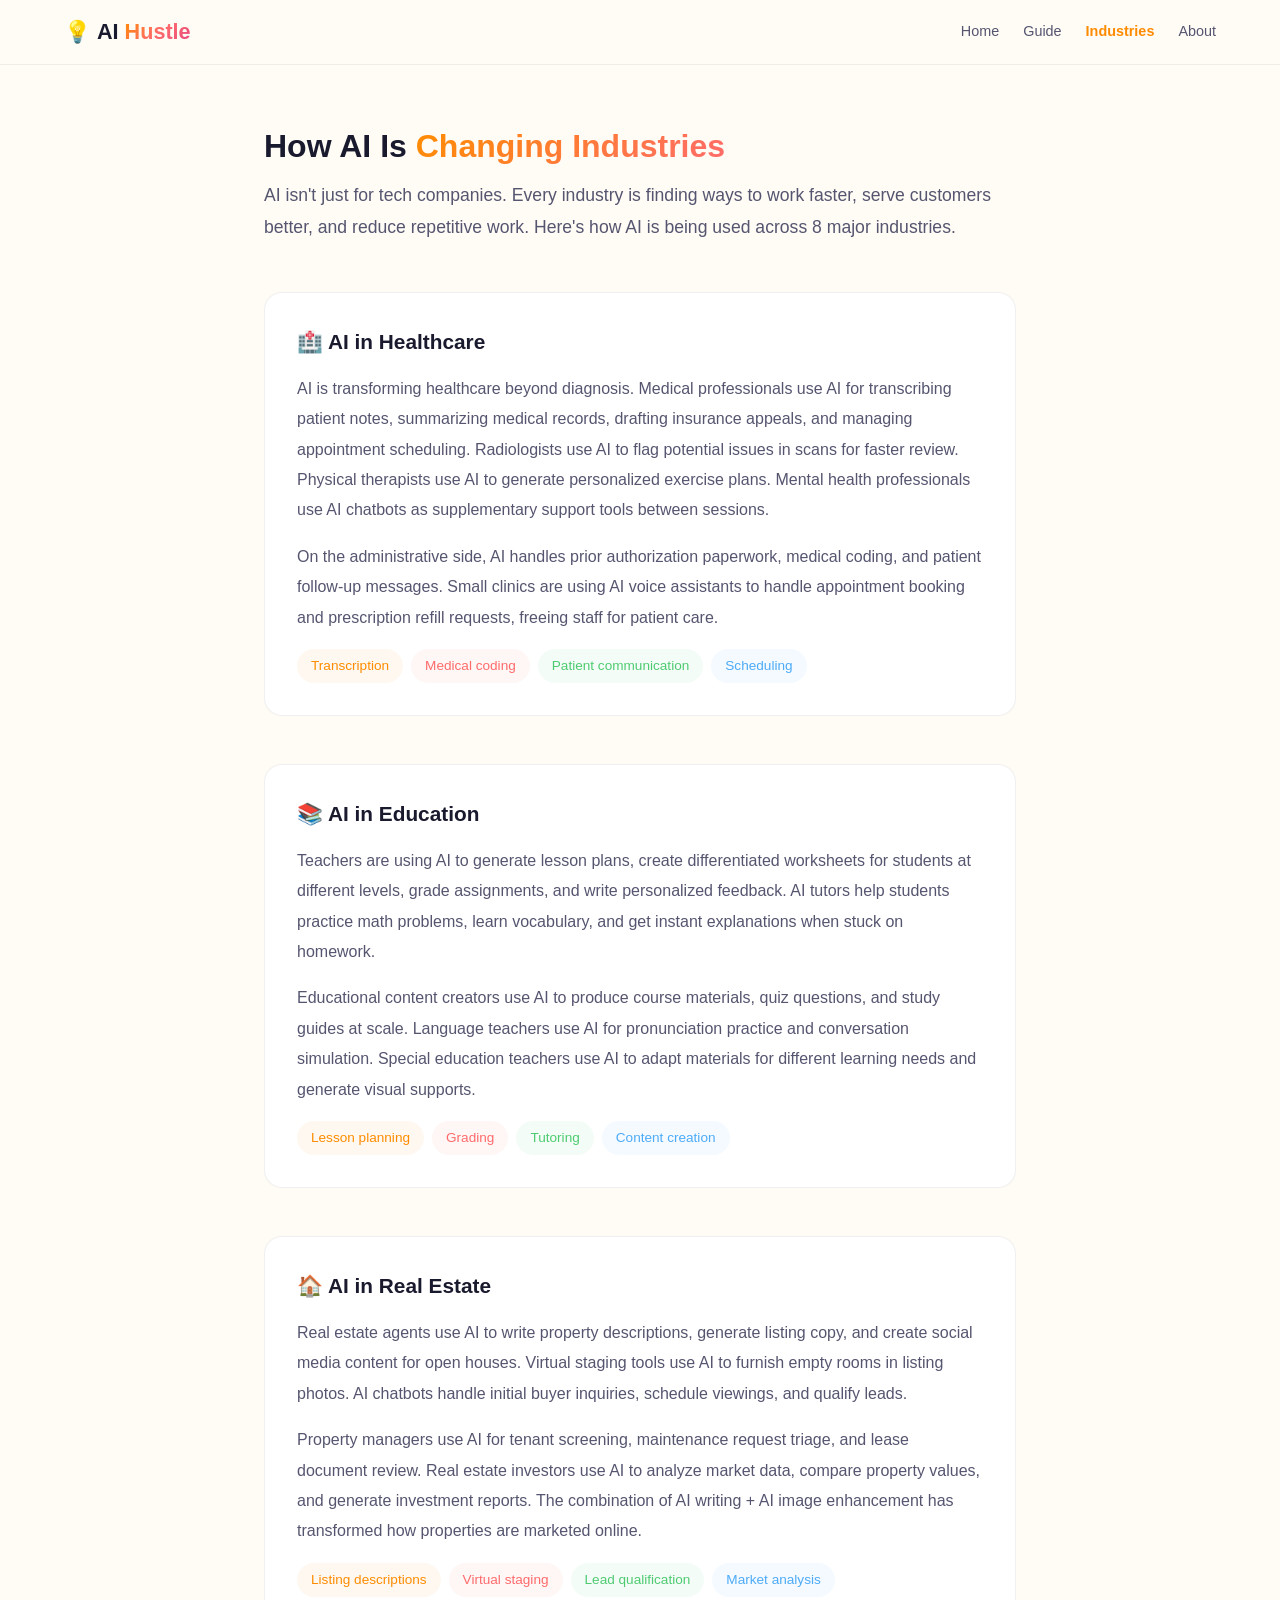
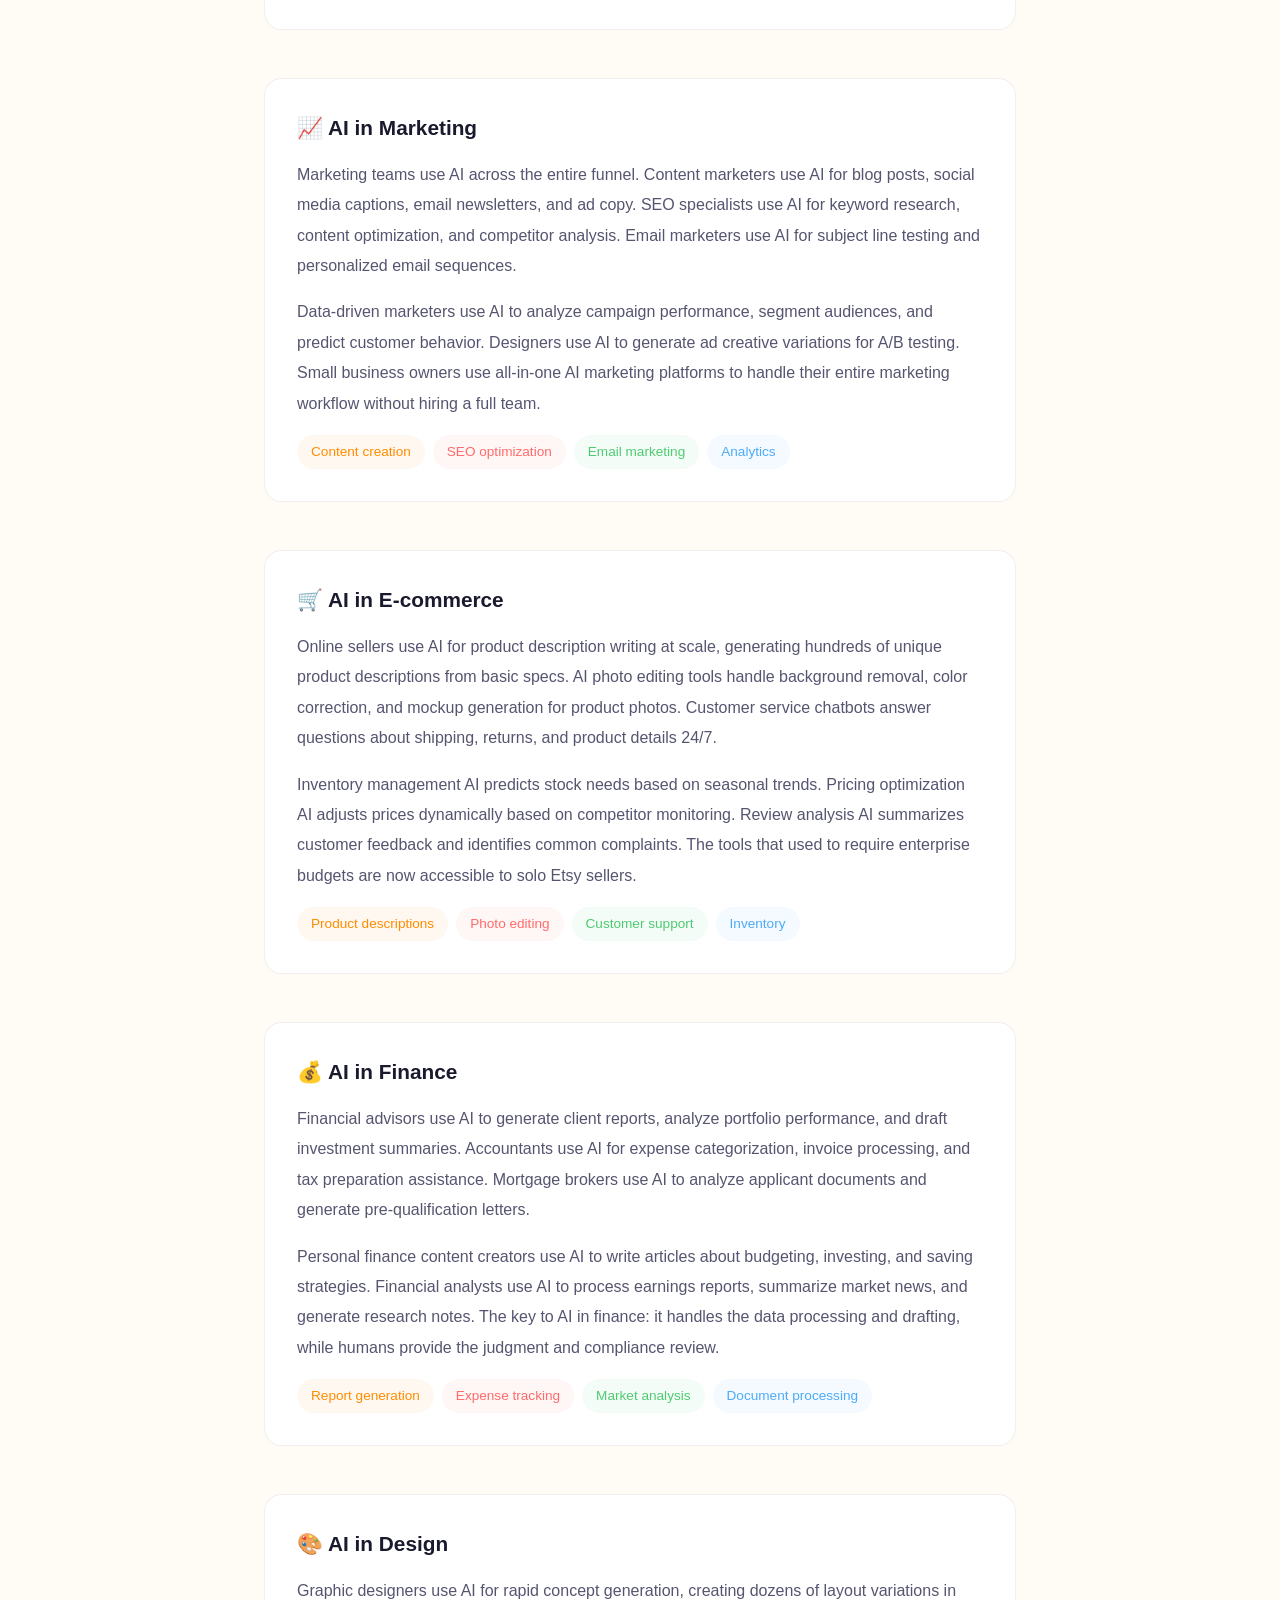
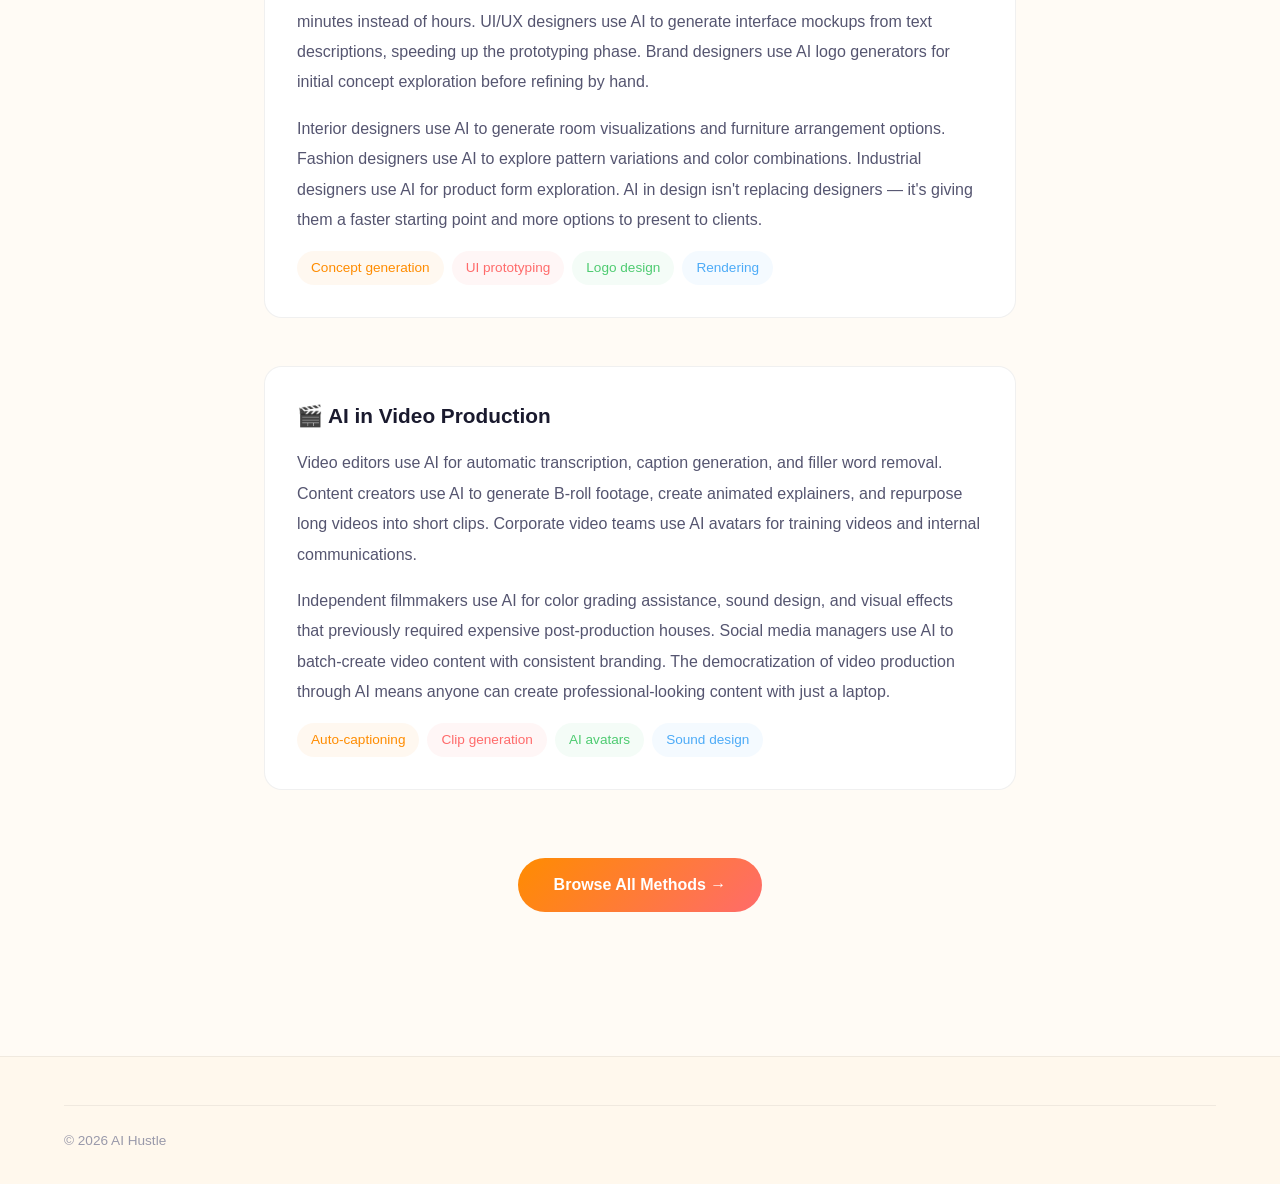
<file: industries.html>
<!DOCTYPE html>
<html lang="en">
<head>
<meta charset="UTF-8">
<meta name="viewport" content="width=device-width, initial-scale=1.0">
<meta name="description" content="How AI is being used across industries: healthcare, education, real estate, marketing, e-commerce, finance, design, and video production.">
<title>AI Across Industries — AI Hustle</title>
<link rel="stylesheet" href="css/style.css">
<link rel="icon" href="data:image/svg+xml,<svg xmlns='http://www.w3.org/2000/svg' viewBox='0 0 100 100'><text y='.9em' font-size='90'>💡</text></svg>">
<script async src="https://pagead2.googlesyndication.com/pagead/js/adsbygoogle.js?client=ca-pub-1693165095863269" crossorigin="anonymous"></script>
<!-- Google tag (gtag.js) -->
<script async src="https://www.googletagmanager.com/gtag/js?id=G-76KR373Q5G"></script>
<script>
  window.dataLayer = window.dataLayer || [];
  function gtag(){dataLayer.push(arguments);}
  gtag('js', new Date());
  gtag('config', 'G-76KR373Q5G');
</script>
</head>
<body>
<header class="header">
  <div class="container header-inner">
    <a href="../index.html" class="logo"><span class="logo-icon">💡</span>AI <span class="accent">Hustle</span></a>
    <nav class="nav-links">
      <a href="../index.html">Home</a>
      <a href="../guide.html">Guide</a>
      <a href="industries.html" class="active">Industries</a>
      <a href="../about.html">About</a>
    </nav>
    <button class="mobile-toggle" aria-label="Menu">☰</button>
  </div>
</header>

<section class="section">
  <div class="container" style="max-width:800px">
    <h1 style="font-size:2rem;font-weight:900;margin-bottom:8px;">How AI Is <span style="background:linear-gradient(135deg,#FF8C00,#FF6B6B);-webkit-background-clip:text;-webkit-text-fill-color:transparent;">Changing Industries</span></h1>
    <p style="color:var(--text2);font-size:1.1rem;margin-bottom:48px;line-height:1.8;">AI isn't just for tech companies. Every industry is finding ways to work faster, serve customers better, and reduce repetitive work. Here's how AI is being used across 8 major industries.</p>

    <!-- Healthcare -->
    <div style="margin-bottom:48px;padding:32px;background:#fff;border:1px solid var(--border);border-radius:var(--radius);">
      <h2 style="font-size:1.3rem;margin-bottom:16px;">🏥 AI in Healthcare</h2>
      <p style="color:var(--text2);line-height:1.9;margin-bottom:16px;">AI is transforming healthcare beyond diagnosis. Medical professionals use AI for transcribing patient notes, summarizing medical records, drafting insurance appeals, and managing appointment scheduling. Radiologists use AI to flag potential issues in scans for faster review. Physical therapists use AI to generate personalized exercise plans. Mental health professionals use AI chatbots as supplementary support tools between sessions.</p>
      <p style="color:var(--text2);line-height:1.9;margin-bottom:16px;">On the administrative side, AI handles prior authorization paperwork, medical coding, and patient follow-up messages. Small clinics are using AI voice assistants to handle appointment booking and prescription refill requests, freeing staff for patient care.</p>
      <div style="display:flex;flex-wrap:wrap;gap:8px;margin-top:16px;">
        <span style="padding:6px 14px;background:rgba(255,140,0,0.06);border-radius:50px;font-size:0.85rem;color:var(--c-sun);">Transcription</span>
        <span style="padding:6px 14px;background:rgba(255,107,107,0.06);border-radius:50px;font-size:0.85rem;color:var(--c-coral);">Medical coding</span>
        <span style="padding:6px 14px;background:rgba(78,203,113,0.06);border-radius:50px;font-size:0.85rem;color:var(--c-lime);">Patient communication</span>
        <span style="padding:6px 14px;background:rgba(77,171,247,0.06);border-radius:50px;font-size:0.85rem;color:var(--c-sky);">Scheduling</span>
      </div>
    </div>

    <!-- Education -->
    <div style="margin-bottom:48px;padding:32px;background:#fff;border:1px solid var(--border);border-radius:var(--radius);">
      <h2 style="font-size:1.3rem;margin-bottom:16px;">📚 AI in Education</h2>
      <p style="color:var(--text2);line-height:1.9;margin-bottom:16px;">Teachers are using AI to generate lesson plans, create differentiated worksheets for students at different levels, grade assignments, and write personalized feedback. AI tutors help students practice math problems, learn vocabulary, and get instant explanations when stuck on homework.</p>
      <p style="color:var(--text2);line-height:1.9;margin-bottom:16px;">Educational content creators use AI to produce course materials, quiz questions, and study guides at scale. Language teachers use AI for pronunciation practice and conversation simulation. Special education teachers use AI to adapt materials for different learning needs and generate visual supports.</p>
      <div style="display:flex;flex-wrap:wrap;gap:8px;margin-top:16px;">
        <span style="padding:6px 14px;background:rgba(255,140,0,0.06);border-radius:50px;font-size:0.85rem;color:var(--c-sun);">Lesson planning</span>
        <span style="padding:6px 14px;background:rgba(255,107,107,0.06);border-radius:50px;font-size:0.85rem;color:var(--c-coral);">Grading</span>
        <span style="padding:6px 14px;background:rgba(78,203,113,0.06);border-radius:50px;font-size:0.85rem;color:var(--c-lime);">Tutoring</span>
        <span style="padding:6px 14px;background:rgba(77,171,247,0.06);border-radius:50px;font-size:0.85rem;color:var(--c-sky);">Content creation</span>
      </div>
    </div>

    <!-- Real Estate -->
    <div style="margin-bottom:48px;padding:32px;background:#fff;border:1px solid var(--border);border-radius:var(--radius);">
      <h2 style="font-size:1.3rem;margin-bottom:16px;">🏠 AI in Real Estate</h2>
      <p style="color:var(--text2);line-height:1.9;margin-bottom:16px;">Real estate agents use AI to write property descriptions, generate listing copy, and create social media content for open houses. Virtual staging tools use AI to furnish empty rooms in listing photos. AI chatbots handle initial buyer inquiries, schedule viewings, and qualify leads.</p>
      <p style="color:var(--text2);line-height:1.9;margin-bottom:16px;">Property managers use AI for tenant screening, maintenance request triage, and lease document review. Real estate investors use AI to analyze market data, compare property values, and generate investment reports. The combination of AI writing + AI image enhancement has transformed how properties are marketed online.</p>
      <div style="display:flex;flex-wrap:wrap;gap:8px;margin-top:16px;">
        <span style="padding:6px 14px;background:rgba(255,140,0,0.06);border-radius:50px;font-size:0.85rem;color:var(--c-sun);">Listing descriptions</span>
        <span style="padding:6px 14px;background:rgba(255,107,107,0.06);border-radius:50px;font-size:0.85rem;color:var(--c-coral);">Virtual staging</span>
        <span style="padding:6px 14px;background:rgba(78,203,113,0.06);border-radius:50px;font-size:0.85rem;color:var(--c-lime);">Lead qualification</span>
        <span style="padding:6px 14px;background:rgba(77,171,247,0.06);border-radius:50px;font-size:0.85rem;color:var(--c-sky);">Market analysis</span>
      </div>
    </div>

    <!-- Marketing -->
    <div style="margin-bottom:48px;padding:32px;background:#fff;border:1px solid var(--border);border-radius:var(--radius);">
      <h2 style="font-size:1.3rem;margin-bottom:16px;">📈 AI in Marketing</h2>
      <p style="color:var(--text2);line-height:1.9;margin-bottom:16px;">Marketing teams use AI across the entire funnel. Content marketers use AI for blog posts, social media captions, email newsletters, and ad copy. SEO specialists use AI for keyword research, content optimization, and competitor analysis. Email marketers use AI for subject line testing and personalized email sequences.</p>
      <p style="color:var(--text2);line-height:1.9;margin-bottom:16px;">Data-driven marketers use AI to analyze campaign performance, segment audiences, and predict customer behavior. Designers use AI to generate ad creative variations for A/B testing. Small business owners use all-in-one AI marketing platforms to handle their entire marketing workflow without hiring a full team.</p>
      <div style="display:flex;flex-wrap:wrap;gap:8px;margin-top:16px;">
        <span style="padding:6px 14px;background:rgba(255,140,0,0.06);border-radius:50px;font-size:0.85rem;color:var(--c-sun);">Content creation</span>
        <span style="padding:6px 14px;background:rgba(255,107,107,0.06);border-radius:50px;font-size:0.85rem;color:var(--c-coral);">SEO optimization</span>
        <span style="padding:6px 14px;background:rgba(78,203,113,0.06);border-radius:50px;font-size:0.85rem;color:var(--c-lime);">Email marketing</span>
        <span style="padding:6px 14px;background:rgba(77,171,247,0.06);border-radius:50px;font-size:0.85rem;color:var(--c-sky);">Analytics</span>
      </div>
    </div>

    <!-- E-commerce -->
    <div style="margin-bottom:48px;padding:32px;background:#fff;border:1px solid var(--border);border-radius:var(--radius);">
      <h2 style="font-size:1.3rem;margin-bottom:16px;">🛒 AI in E-commerce</h2>
      <p style="color:var(--text2);line-height:1.9;margin-bottom:16px;">Online sellers use AI for product description writing at scale, generating hundreds of unique product descriptions from basic specs. AI photo editing tools handle background removal, color correction, and mockup generation for product photos. Customer service chatbots answer questions about shipping, returns, and product details 24/7.</p>
      <p style="color:var(--text2);line-height:1.9;margin-bottom:16px;">Inventory management AI predicts stock needs based on seasonal trends. Pricing optimization AI adjusts prices dynamically based on competitor monitoring. Review analysis AI summarizes customer feedback and identifies common complaints. The tools that used to require enterprise budgets are now accessible to solo Etsy sellers.</p>
      <div style="display:flex;flex-wrap:wrap;gap:8px;margin-top:16px;">
        <span style="padding:6px 14px;background:rgba(255,140,0,0.06);border-radius:50px;font-size:0.85rem;color:var(--c-sun);">Product descriptions</span>
        <span style="padding:6px 14px;background:rgba(255,107,107,0.06);border-radius:50px;font-size:0.85rem;color:var(--c-coral);">Photo editing</span>
        <span style="padding:6px 14px;background:rgba(78,203,113,0.06);border-radius:50px;font-size:0.85rem;color:var(--c-lime);">Customer support</span>
        <span style="padding:6px 14px;background:rgba(77,171,247,0.06);border-radius:50px;font-size:0.85rem;color:var(--c-sky);">Inventory</span>
      </div>
    </div>

    <!-- Finance -->
    <div style="margin-bottom:48px;padding:32px;background:#fff;border:1px solid var(--border);border-radius:var(--radius);">
      <h2 style="font-size:1.3rem;margin-bottom:16px;">💰 AI in Finance</h2>
      <p style="color:var(--text2);line-height:1.9;margin-bottom:16px;">Financial advisors use AI to generate client reports, analyze portfolio performance, and draft investment summaries. Accountants use AI for expense categorization, invoice processing, and tax preparation assistance. Mortgage brokers use AI to analyze applicant documents and generate pre-qualification letters.</p>
      <p style="color:var(--text2);line-height:1.9;margin-bottom:16px;">Personal finance content creators use AI to write articles about budgeting, investing, and saving strategies. Financial analysts use AI to process earnings reports, summarize market news, and generate research notes. The key to AI in finance: it handles the data processing and drafting, while humans provide the judgment and compliance review.</p>
      <div style="display:flex;flex-wrap:wrap;gap:8px;margin-top:16px;">
        <span style="padding:6px 14px;background:rgba(255,140,0,0.06);border-radius:50px;font-size:0.85rem;color:var(--c-sun);">Report generation</span>
        <span style="padding:6px 14px;background:rgba(255,107,107,0.06);border-radius:50px;font-size:0.85rem;color:var(--c-coral);">Expense tracking</span>
        <span style="padding:6px 14px;background:rgba(78,203,113,0.06);border-radius:50px;font-size:0.85rem;color:var(--c-lime);">Market analysis</span>
        <span style="padding:6px 14px;background:rgba(77,171,247,0.06);border-radius:50px;font-size:0.85rem;color:var(--c-sky);">Document processing</span>
      </div>
    </div>

    <!-- Design -->
    <div style="margin-bottom:48px;padding:32px;background:#fff;border:1px solid var(--border);border-radius:var(--radius);">
      <h2 style="font-size:1.3rem;margin-bottom:16px;">🎨 AI in Design</h2>
      <p style="color:var(--text2);line-height:1.9;margin-bottom:16px;">Graphic designers use AI for rapid concept generation, creating dozens of layout variations in minutes instead of hours. UI/UX designers use AI to generate interface mockups from text descriptions, speeding up the prototyping phase. Brand designers use AI logo generators for initial concept exploration before refining by hand.</p>
      <p style="color:var(--text2);line-height:1.9;margin-bottom:16px;">Interior designers use AI to generate room visualizations and furniture arrangement options. Fashion designers use AI to explore pattern variations and color combinations. Industrial designers use AI for product form exploration. AI in design isn't replacing designers — it's giving them a faster starting point and more options to present to clients.</p>
      <div style="display:flex;flex-wrap:wrap;gap:8px;margin-top:16px;">
        <span style="padding:6px 14px;background:rgba(255,140,0,0.06);border-radius:50px;font-size:0.85rem;color:var(--c-sun);">Concept generation</span>
        <span style="padding:6px 14px;background:rgba(255,107,107,0.06);border-radius:50px;font-size:0.85rem;color:var(--c-coral);">UI prototyping</span>
        <span style="padding:6px 14px;background:rgba(78,203,113,0.06);border-radius:50px;font-size:0.85rem;color:var(--c-lime);">Logo design</span>
        <span style="padding:6px 14px;background:rgba(77,171,247,0.06);border-radius:50px;font-size:0.85rem;color:var(--c-sky);">Rendering</span>
      </div>
    </div>

    <!-- Video Production -->
    <div style="margin-bottom:48px;padding:32px;background:#fff;border:1px solid var(--border);border-radius:var(--radius);">
      <h2 style="font-size:1.3rem;margin-bottom:16px;">🎬 AI in Video Production</h2>
      <p style="color:var(--text2);line-height:1.9;margin-bottom:16px;">Video editors use AI for automatic transcription, caption generation, and filler word removal. Content creators use AI to generate B-roll footage, create animated explainers, and repurpose long videos into short clips. Corporate video teams use AI avatars for training videos and internal communications.</p>
      <p style="color:var(--text2);line-height:1.9;margin-bottom:16px;">Independent filmmakers use AI for color grading assistance, sound design, and visual effects that previously required expensive post-production houses. Social media managers use AI to batch-create video content with consistent branding. The democratization of video production through AI means anyone can create professional-looking content with just a laptop.</p>
      <div style="display:flex;flex-wrap:wrap;gap:8px;margin-top:16px;">
        <span style="padding:6px 14px;background:rgba(255,140,0,0.06);border-radius:50px;font-size:0.85rem;color:var(--c-sun);">Auto-captioning</span>
        <span style="padding:6px 14px;background:rgba(255,107,107,0.06);border-radius:50px;font-size:0.85rem;color:var(--c-coral);">Clip generation</span>
        <span style="padding:6px 14px;background:rgba(78,203,113,0.06);border-radius:50px;font-size:0.85rem;color:var(--c-lime);">AI avatars</span>
        <span style="padding:6px 14px;background:rgba(77,171,247,0.06);border-radius:50px;font-size:0.85rem;color:var(--c-sky);">Sound design</span>
      </div>
    </div>

    <div style="text-align:center;padding:20px 0 40px;">
      <a href="../index.html" style="display:inline-block;padding:14px 36px;background:linear-gradient(135deg,#FF8C00,#FF6B6B);color:#fff;border-radius:50px;font-weight:700;text-decoration:none;">Browse All Methods →</a>
    </div>
  </div>
</section>

<footer class="footer">
  <div class="container">
    <div class="footer-bottom"><span>&copy; 2026 AI Hustle</span></div>
  </div>
</footer>
<script>
document.querySelector('.mobile-toggle').addEventListener('click',function(){
  document.querySelector('.nav-links').classList.toggle('open');
});
</script>
</body>
</html>
</file>
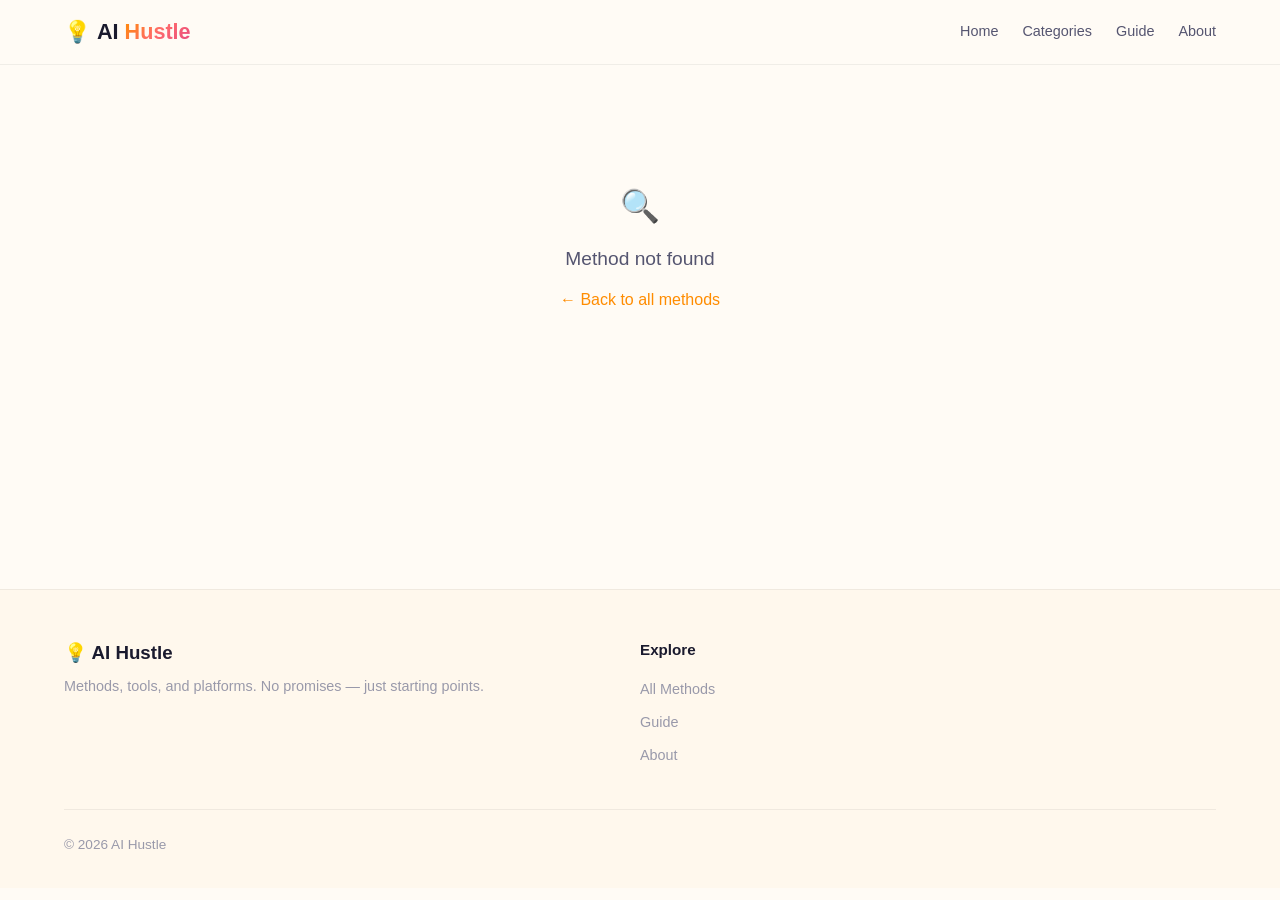
<file: method.html>
<!DOCTYPE html>
<html lang="en">
<head>
<meta charset="UTF-8">
<meta name="viewport" content="width=device-width, initial-scale=1.0">
<meta name="description" content="AI method detail">
<title>Method — AI Hustle</title>
<link rel="stylesheet" href="css/style.css">
<link rel="icon" href="data:image/svg+xml,<svg xmlns='http://www.w3.org/2000/svg' viewBox='0 0 100 100'><text y='.9em' font-size='90'>💡</text></svg>">
<script async src="https://pagead2.googlesyndication.com/pagead/js/adsbygoogle.js?client=ca-pub-1693165095863269" crossorigin="anonymous"></script>
<!-- Google tag (gtag.js) -->
<script async src="https://www.googletagmanager.com/gtag/js?id=G-76KR373Q5G"></script>
<script>
  window.dataLayer = window.dataLayer || [];
  function gtag(){dataLayer.push(arguments);}
  gtag('js', new Date());
  gtag('config', 'G-76KR373Q5G');
</script>
</head>
<body>
<header class="header">
  <div class="container header-inner">
    <a href="index.html" class="logo"><span class="logo-icon">💡</span>AI <span class="accent">Hustle</span></a>
    <nav class="nav-links">
      <a href="index.html">Home</a>
      <a href="index.html#categories">Categories</a>
      <a href="guide.html">Guide</a>
      <a href="about.html">About</a>
    </nav>
    <button class="mobile-toggle" aria-label="Menu">☰</button>
  </div>
</header>

<section class="section">
  <div class="container" id="methodContent" style="max-width:800px">
    <div class="loading"><div class="spinner"></div><p>Loading method...</p></div>
  </div>
</section>

<section class="section">
  <div class="container">
    <div id="relatedMethods" style="max-width:800px;margin:0 auto"></div>
  </div>
</section>

<footer class="footer">
  <div class="container">
    <div class="footer-grid">
      <div class="footer-brand"><h3>💡 AI Hustle</h3><p>Methods, tools, and platforms. No promises — just starting points.</p></div>
      <div class="footer-col"><h4>Explore</h4><a href="index.html">All Methods</a><a href="guide.html">Guide</a><a href="about.html">About</a></div>
    </div>
    <div class="footer-bottom"><span>&copy; 2026 AI Hustle</span></div>
  </div>
</footer>

<script src="js/data.js?v=20260621"></script>
<script>
document.querySelector('.mobile-toggle').addEventListener('click',function(){
  document.querySelector('.nav-links').classList.toggle('open');
});

(function(){
  var d=window.__DATA__;
  if(!d){document.getElementById('methodContent').innerHTML='<div class="empty-state"><p>Failed to load data.</p></div>';return;}

  var params=new URLSearchParams(window.location.search);
  var id=params.get('id');
  var m=d.methods.find(function(x){return x.id===id;});

  if(!m){
    document.getElementById('methodContent').innerHTML='<div class="empty-state" style="text-align:center;padding:60px"><p style="font-size:2rem;margin-bottom:12px;">🔍</p><p style="font-size:1.2rem;color:var(--text2);">Method not found</p><p style="margin-top:12px;"><a href="index.html" style="color:var(--c-sun);">← Back to all methods</a></p></div>';
    return;
  }

  document.title=m.title+' — AI Hustle';
  var cat=d.categories.find(function(c){return c.id===m.category;});

  var catColors={'freelancing':'var(--c-sun)','digital-products':'var(--c-coral)','content-creation':'var(--c-lime)','ai-services':'var(--c-sky)'};
  var catColor=catColors[m.category]||'var(--c-sun)';

  var html='';

  // Breadcrumb
  html+='<div style="margin-bottom:24px;color:var(--text3);font-size:0.9rem;">';
  html+='<a href="index.html" style="color:var(--text2);">Home</a> / ';
  html+='<a href="index.html#allMethods" style="color:var(--text2);">All Methods</a> / ';
  html+='<span>'+m.title+'</span></div>';

  // Hero
  html+='<div style="display:flex;align-items:flex-start;gap:20px;margin-bottom:32px;">';
  html+='<div style="width:72px;height:72px;border-radius:18px;display:flex;align-items:center;justify-content:center;font-size:2.2rem;background:rgba(255,140,0,0.08);flex-shrink:0;">'+m.icon+'</div>';
  html+='<div><h1 style="font-size:2rem;font-weight:900;margin-bottom:8px;">'+m.title+'</h1>';
  html+='<span style="display:inline-block;padding:4px 14px;border-radius:20px;font-size:0.82rem;font-weight:600;background:rgba(255,140,0,0.1);color:'+catColor+';margin-right:8px;">'+cat.icon+' '+cat.name+'</span>';
  html+='<span style="display:inline-block;padding:4px 14px;border-radius:20px;font-size:0.82rem;font-weight:600;background:rgba(255,255,255,0.05);color:var(--text2);">Difficulty: '+m.difficulty+'</span></div></div>';

  // Summary
  html+='<p style="font-size:1.1rem;color:var(--text2);line-height:1.8;margin-bottom:36px;">'+m.summary+'</p>';

  // Steps
  html+='<h2 style="font-size:1.4rem;font-weight:800;margin-bottom:20px;">📋 Step-by-Step Guide</h2>';
  if(m.steps){
    m.steps.forEach(function(s,i){
      html+='<div style="margin-bottom:24px;padding:24px;background:#fff;border:1px solid var(--border);border-radius:var(--radius);">';
      html+='<h3 style="font-size:1.05rem;font-weight:700;margin-bottom:8px;color:'+catColor+';">Step '+(i+1)+': '+s.title+'</h3>';
      html+='<p style="color:var(--text2);line-height:1.8;">'+s.desc+'</p></div>';
    });
  }

  // Example
  if(m.example){
    html+='<h2 style="font-size:1.4rem;font-weight:800;margin:40px 0 20px;">🌟 Real Example</h2>';
    html+='<div style="padding:24px;background:rgba(255,140,0,0.04);border:1px solid rgba(255,140,0,0.15);border-radius:var(--radius);margin-bottom:36px;">';
    html+='<p style="color:var(--text2);line-height:1.9;">'+m.example+'</p></div>';
  }

  // Tools
  html+='<h2 style="font-size:1.4rem;font-weight:800;margin:40px 0 16px;">🛠️ Tools You Need</h2>';
  html+='<div style="display:flex;flex-wrap:wrap;gap:8px;margin-bottom:28px;">';
  m.tools.forEach(function(t){
    html+='<span style="padding:8px 16px;background:#fff;border:1px solid var(--border);border-radius:50px;font-size:0.9rem;color:var(--text);">'+t+'</span>';
  });
  html+='</div>';

  // Platforms
  html+='<h2 style="font-size:1.4rem;font-weight:800;margin:36px 0 16px;">🌍 Where to Find Work</h2>';
  html+='<div style="display:flex;flex-wrap:wrap;gap:8px;margin-bottom:28px;">';
  m.platforms.forEach(function(p){
    html+='<span style="padding:8px 16px;background:#fff;border:1px solid var(--border);border-radius:50px;font-size:0.9rem;color:var(--text);">'+p+'</span>';
  });
  html+='</div>';

  // Tips
  if(m.tips&&m.tips.length>0){
    html+='<h2 style="font-size:1.4rem;font-weight:800;margin:40px 0 16px;">💡 Pro Tips</h2>';
    html+='<ul style="padding-left:20px;margin-bottom:36px;">';
    m.tips.forEach(function(t){
      html+='<li style="color:var(--text2);line-height:2;margin-bottom:6px;">'+t+'</li>';
    });
    html+='</ul>';
  }

  // CTA
  html+='<div style="text-align:center;padding:40px 0;">';
  html+='<a href="index.html" style="display:inline-block;padding:14px 36px;background:linear-gradient(135deg,#FF8C00,#FF6B6B);color:#fff;border-radius:50px;font-weight:700;font-size:1.05rem;text-decoration:none;">← Browse All Methods</a></div>';

  document.getElementById('methodContent').innerHTML=html;

  // Related methods
  var related=d.methods.filter(function(x){return x.category===m.category&&x.id!==m.id;}).slice(0,4);
  if(related.length>0){
    var rh='<h2 style="font-size:1.2rem;margin-bottom:16px;">More in '+cat.name+'</h2>';
    rh+='<div style="display:grid;grid-template-columns:repeat(auto-fill,minmax(220px,1fr));gap:12px;">';
    related.forEach(function(r){
      rh+='<a href="method.html?id='+r.id+'" style="padding:16px;background:#fff;border:1px solid var(--border);border-radius:var(--radius-sm);text-decoration:none;transition:all 0.2s;" onmouseover="this.style.borderColor=\''+catColor+'\'" onmouseout="this.style.borderColor=\'var(--border)\'"><span style="font-size:1.3rem;">'+r.icon+'</span> <span style="font-weight:600;color:var(--text);">'+r.title+'</span></a>';
    });
    rh+='</div>';
    document.getElementById('relatedMethods').innerHTML=rh;
  }
})();
</script>
</body>
</html>
</file>
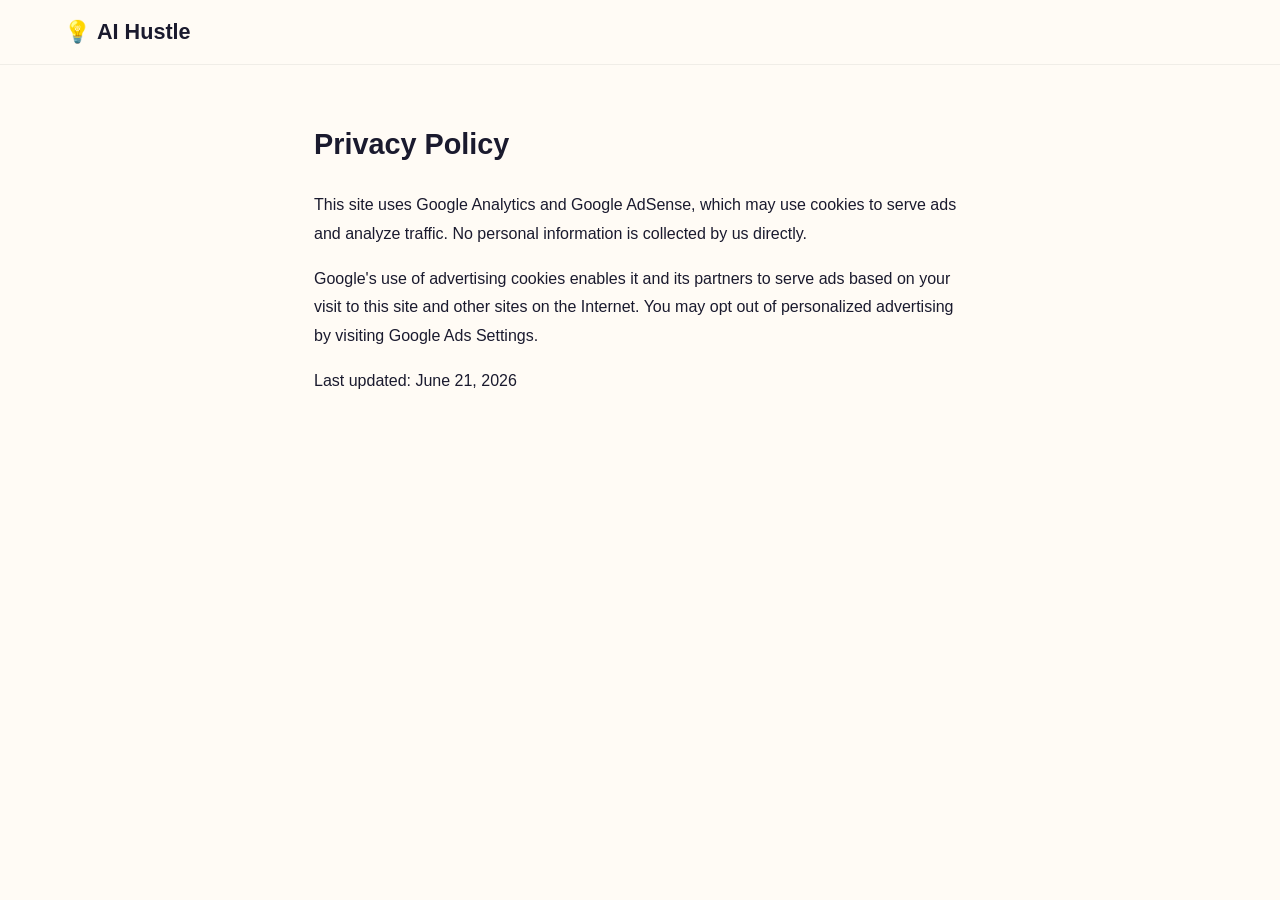
<file: privacy-policy.html>
<!DOCTYPE html>
<html lang="en">
<head>
  <meta charset="UTF-8">
  <meta name="viewport" content="width=device-width, initial-scale=1.0">
  <title>Privacy Policy — AI Hustle</title>
  <meta name="description" content="Privacy Policy for AI Hustle — how we use Google AdSense cookies and handle visitor data.">
  <link rel="stylesheet" href="css/style.css">
<script async src="https://pagead2.googlesyndication.com/pagead/js/adsbygoogle.js?client=ca-pub-1693165095863269" crossorigin="anonymous"></script>
<!-- Google tag (gtag.js) -->
<script async src="https://www.googletagmanager.com/gtag/js?id=G-76KR373Q5G"></script>
<script>
  window.dataLayer = window.dataLayer || [];
  function gtag(){dataLayer.push(arguments);}
  gtag('js', new Date());
  gtag('config', 'G-76KR373Q5G');
</script>
</head>
<body>
<header class="header">
  <div class="container header-inner">
    <a href="index.html" class="logo"><span class="logo-icon">💡</span>AI Hustle</a>
  </div>
</header>
<section class="section">
  <div class="container" style="max-width:700px">
    <h1 style="font-size:1.8rem;margin-bottom:24px">Privacy Policy</h1>
    <p style="color:var(--text-secondary);line-height:1.8;margin-bottom:16px">This site uses Google Analytics and Google AdSense, which may use cookies to serve ads and analyze traffic. No personal information is collected by us directly.</p>
    <p style="color:var(--text-secondary);line-height:1.8;margin-bottom:16px">Google's use of advertising cookies enables it and its partners to serve ads based on your visit to this site and other sites on the Internet. You may opt out of personalized advertising by visiting <a href="https://www.google.com/settings/ads" style="color:var(--accent)">Google Ads Settings</a>.</p>
    <p style="color:var(--text-secondary);line-height:1.8">Last updated: June 21, 2026</p>
  </div>
</section>
</body>
</html>
</file>
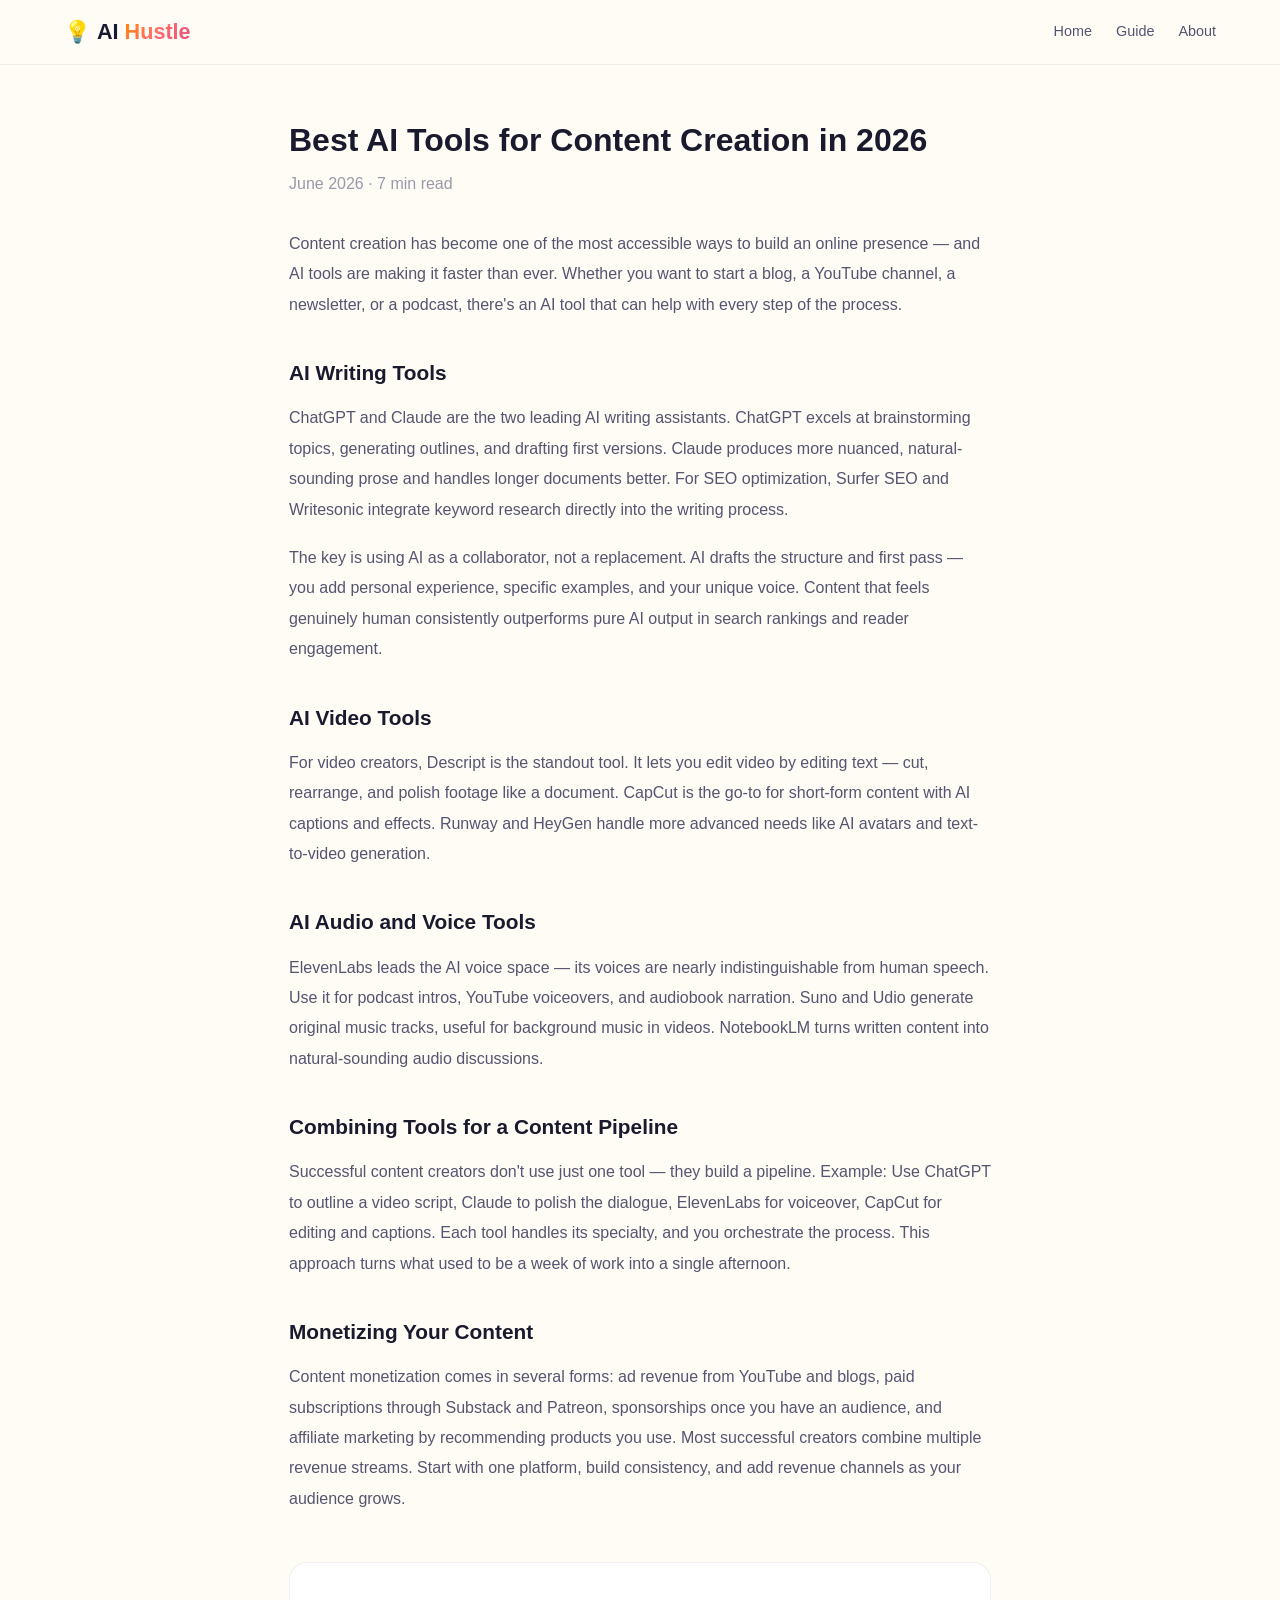
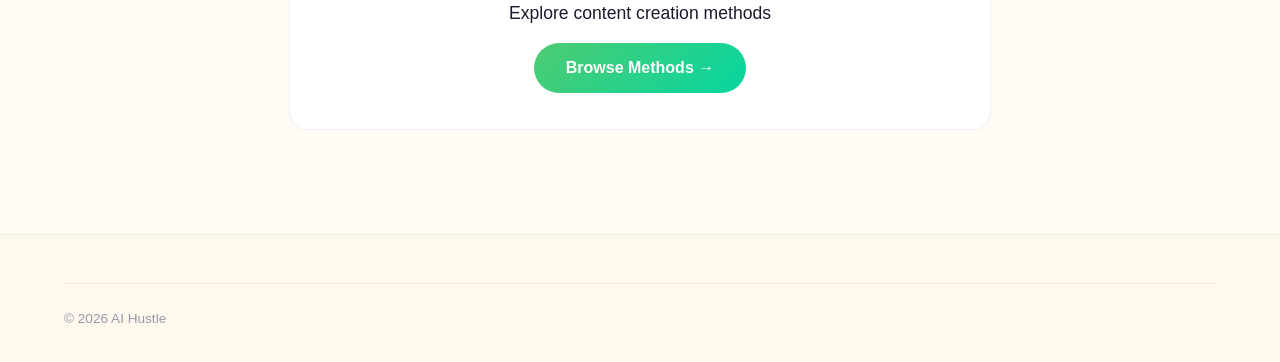
<file: blog/ai-content-creation-tools-2026.html>
<!DOCTYPE html>
<html lang="en">
<head>
<meta charset="UTF-8">
<meta name="viewport" content="width=device-width, initial-scale=1.0">
<meta name="description" content="Best AI tools for content creation in 2026. ChatGPT for writing, HeyGen for video, ElevenLabs for voiceovers — a complete toolbox for creators.">
<title>Best AI Tools for Content Creation in 2026 | AI Hustle</title>
<link rel="stylesheet" href="../css/style.css">
<link rel="icon" href="data:image/svg+xml,<svg xmlns='http://www.w3.org/2000/svg' viewBox='0 0 100 100'><text y='.9em' font-size='90'>💡</text></svg>">
<script async src="https://pagead2.googlesyndication.com/pagead/js/adsbygoogle.js?client=ca-pub-1693165095863269" crossorigin="anonymous"></script>
<!-- Google tag (gtag.js) -->
<script async src="https://www.googletagmanager.com/gtag/js?id=G-76KR373Q5G"></script>
<script>
  window.dataLayer = window.dataLayer || [];
  function gtag(){dataLayer.push(arguments);}
  gtag('js', new Date());
  gtag('config', 'G-76KR373Q5G');
</script>
</head>
<body>
<header class="header">
  <div class="container header-inner">
    <a href="../index.html" class="logo"><span class="logo-icon">💡</span>AI <span class="accent">Hustle</span></a>
    <nav class="nav-links">
      <a href="../index.html">Home</a>
      <a href="../guide.html">Guide</a>
      <a href="../about.html">About</a>
    </nav>
    <button class="mobile-toggle" aria-label="Menu">☰</button>
  </div>
</header>

<section class="section">
  <article class="container" style="max-width:750px">
    <h1 style="font-size:2rem;font-weight:900;line-height:1.2;margin-bottom:12px;">Best AI Tools for Content Creation in 2026</h1>
    <p style="color:var(--text3);margin-bottom:32px;">June 2026 · 7 min read</p>

    <p style="color:var(--text2);line-height:1.9;margin-bottom:18px;">Content creation has become one of the most accessible ways to build an online presence — and AI tools are making it faster than ever. Whether you want to start a blog, a YouTube channel, a newsletter, or a podcast, there's an AI tool that can help with every step of the process.</p>

    <h2 style="font-size:1.3rem;margin:36px 0 14px;">AI Writing Tools</h2>
    <p style="color:var(--text2);line-height:1.9;margin-bottom:18px;">ChatGPT and Claude are the two leading AI writing assistants. ChatGPT excels at brainstorming topics, generating outlines, and drafting first versions. Claude produces more nuanced, natural-sounding prose and handles longer documents better. For SEO optimization, Surfer SEO and Writesonic integrate keyword research directly into the writing process.</p>
    <p style="color:var(--text2);line-height:1.9;margin-bottom:18px;">The key is using AI as a collaborator, not a replacement. AI drafts the structure and first pass — you add personal experience, specific examples, and your unique voice. Content that feels genuinely human consistently outperforms pure AI output in search rankings and reader engagement.</p>

    <h2 style="font-size:1.3rem;margin:36px 0 14px;">AI Video Tools</h2>
    <p style="color:var(--text2);line-height:1.9;margin-bottom:18px;">For video creators, Descript is the standout tool. It lets you edit video by editing text — cut, rearrange, and polish footage like a document. CapCut is the go-to for short-form content with AI captions and effects. Runway and HeyGen handle more advanced needs like AI avatars and text-to-video generation.</p>

    <h2 style="font-size:1.3rem;margin:36px 0 14px;">AI Audio and Voice Tools</h2>
    <p style="color:var(--text2);line-height:1.9;margin-bottom:18px;">ElevenLabs leads the AI voice space — its voices are nearly indistinguishable from human speech. Use it for podcast intros, YouTube voiceovers, and audiobook narration. Suno and Udio generate original music tracks, useful for background music in videos. NotebookLM turns written content into natural-sounding audio discussions.</p>

    <h2 style="font-size:1.3rem;margin:36px 0 14px;">Combining Tools for a Content Pipeline</h2>
    <p style="color:var(--text2);line-height:1.9;margin-bottom:18px;">Successful content creators don't use just one tool — they build a pipeline. Example: Use ChatGPT to outline a video script, Claude to polish the dialogue, ElevenLabs for voiceover, CapCut for editing and captions. Each tool handles its specialty, and you orchestrate the process. This approach turns what used to be a week of work into a single afternoon.</p>

    <h2 style="font-size:1.3rem;margin:36px 0 14px;">Monetizing Your Content</h2>
    <p style="color:var(--text2);line-height:1.9;margin-bottom:18px;">Content monetization comes in several forms: ad revenue from YouTube and blogs, paid subscriptions through Substack and Patreon, sponsorships once you have an audience, and affiliate marketing by recommending products you use. Most successful creators combine multiple revenue streams. Start with one platform, build consistency, and add revenue channels as your audience grows.</p>

    <div style="text-align:center;margin-top:48px;padding:36px;background:#fff;border:1px solid var(--border);border-radius:var(--radius);">
      <p style="font-size:1.1rem;margin-bottom:16px;">Explore content creation methods</p>
      <a href="../index.html#allMethods" style="display:inline-block;padding:12px 32px;background:linear-gradient(135deg,#4ECB71,#06D6A0);color:#fff;border-radius:50px;font-weight:600;text-decoration:none;">Browse Methods →</a>
    </div>
  </article>
</section>

<footer class="footer">
  <div class="container"><div class="footer-bottom"><span>&copy; 2026 AI Hustle</span></div></div>
</footer>
<script>
document.querySelector('.mobile-toggle').addEventListener('click',function(){
  document.querySelector('.nav-links').classList.toggle('open');
});
</script>
</body>
</html>
</file>
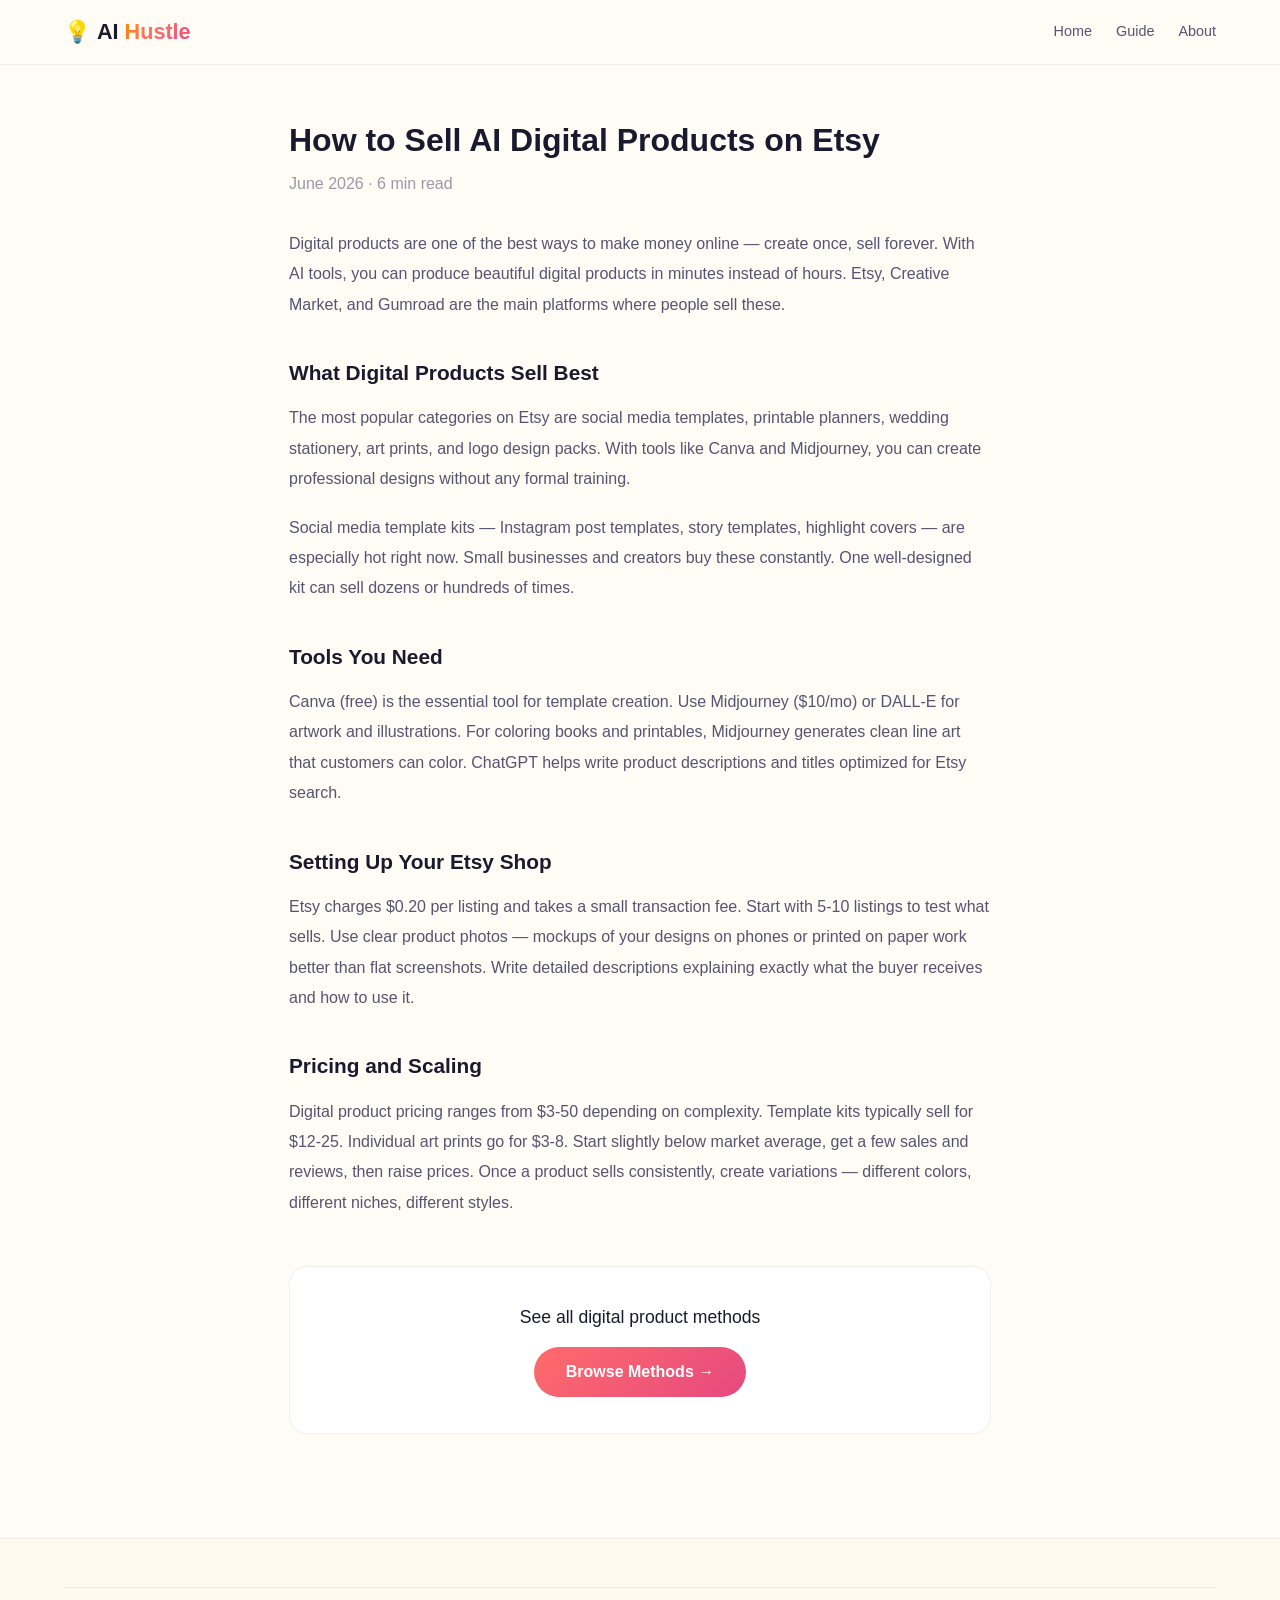
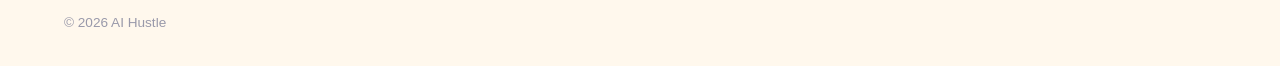
<file: blog/ai-digital-products-etsy-2026.html>
<!DOCTYPE html>
<html lang="en">
<head>
<meta charset="UTF-8">
<meta name="viewport" content="width=device-width, initial-scale=1.0">
<meta name="description" content="How to sell AI-generated digital products on Etsy. Templates, art prints, logos, coloring books — everything you need to start a digital product shop.">
<title>How to Sell AI Digital Products on Etsy in 2026 | AI Hustle</title>
<link rel="stylesheet" href="../css/style.css">
<link rel="icon" href="data:image/svg+xml,<svg xmlns='http://www.w3.org/2000/svg' viewBox='0 0 100 100'><text y='.9em' font-size='90'>💡</text></svg>">
<script async src="https://pagead2.googlesyndication.com/pagead/js/adsbygoogle.js?client=ca-pub-1693165095863269" crossorigin="anonymous"></script>
<!-- Google tag (gtag.js) -->
<script async src="https://www.googletagmanager.com/gtag/js?id=G-76KR373Q5G"></script>
<script>
  window.dataLayer = window.dataLayer || [];
  function gtag(){dataLayer.push(arguments);}
  gtag('js', new Date());
  gtag('config', 'G-76KR373Q5G');
</script>
</head>
<body>
<header class="header">
  <div class="container header-inner">
    <a href="../index.html" class="logo"><span class="logo-icon">💡</span>AI <span class="accent">Hustle</span></a>
    <nav class="nav-links">
      <a href="../index.html">Home</a>
      <a href="../guide.html">Guide</a>
      <a href="../about.html">About</a>
    </nav>
    <button class="mobile-toggle" aria-label="Menu">☰</button>
  </div>
</header>

<section class="section">
  <article class="container" style="max-width:750px">
    <h1 style="font-size:2rem;font-weight:900;line-height:1.2;margin-bottom:12px;">How to Sell AI Digital Products on Etsy</h1>
    <p style="color:var(--text3);margin-bottom:32px;">June 2026 · 6 min read</p>

    <p style="color:var(--text2);line-height:1.9;margin-bottom:18px;">Digital products are one of the best ways to make money online — create once, sell forever. With AI tools, you can produce beautiful digital products in minutes instead of hours. Etsy, Creative Market, and Gumroad are the main platforms where people sell these.</p>

    <h2 style="font-size:1.3rem;margin:36px 0 14px;">What Digital Products Sell Best</h2>
    <p style="color:var(--text2);line-height:1.9;margin-bottom:18px;">The most popular categories on Etsy are social media templates, printable planners, wedding stationery, art prints, and logo design packs. With tools like Canva and Midjourney, you can create professional designs without any formal training.</p>
    <p style="color:var(--text2);line-height:1.9;margin-bottom:18px;">Social media template kits — Instagram post templates, story templates, highlight covers — are especially hot right now. Small businesses and creators buy these constantly. One well-designed kit can sell dozens or hundreds of times.</p>

    <h2 style="font-size:1.3rem;margin:36px 0 14px;">Tools You Need</h2>
    <p style="color:var(--text2);line-height:1.9;margin-bottom:18px;">Canva (free) is the essential tool for template creation. Use Midjourney ($10/mo) or DALL-E for artwork and illustrations. For coloring books and printables, Midjourney generates clean line art that customers can color. ChatGPT helps write product descriptions and titles optimized for Etsy search.</p>

    <h2 style="font-size:1.3rem;margin:36px 0 14px;">Setting Up Your Etsy Shop</h2>
    <p style="color:var(--text2);line-height:1.9;margin-bottom:18px;">Etsy charges $0.20 per listing and takes a small transaction fee. Start with 5-10 listings to test what sells. Use clear product photos — mockups of your designs on phones or printed on paper work better than flat screenshots. Write detailed descriptions explaining exactly what the buyer receives and how to use it.</p>

    <h2 style="font-size:1.3rem;margin:36px 0 14px;">Pricing and Scaling</h2>
    <p style="color:var(--text2);line-height:1.9;margin-bottom:18px;">Digital product pricing ranges from $3-50 depending on complexity. Template kits typically sell for $12-25. Individual art prints go for $3-8. Start slightly below market average, get a few sales and reviews, then raise prices. Once a product sells consistently, create variations — different colors, different niches, different styles.</p>

    <div style="text-align:center;margin-top:48px;padding:36px;background:#fff;border:1px solid var(--border);border-radius:var(--radius);">
      <p style="font-size:1.1rem;margin-bottom:16px;">See all digital product methods</p>
      <a href="../index.html#allMethods" style="display:inline-block;padding:12px 32px;background:linear-gradient(135deg,#FF6B6B,#E64980);color:#fff;border-radius:50px;font-weight:600;text-decoration:none;">Browse Methods →</a>
    </div>
  </article>
</section>

<footer class="footer">
  <div class="container"><div class="footer-bottom"><span>&copy; 2026 AI Hustle</span></div></div>
</footer>
<script>
document.querySelector('.mobile-toggle').addEventListener('click',function(){
  document.querySelector('.nav-links').classList.toggle('open');
});
</script>
</body>
</html>
</file>
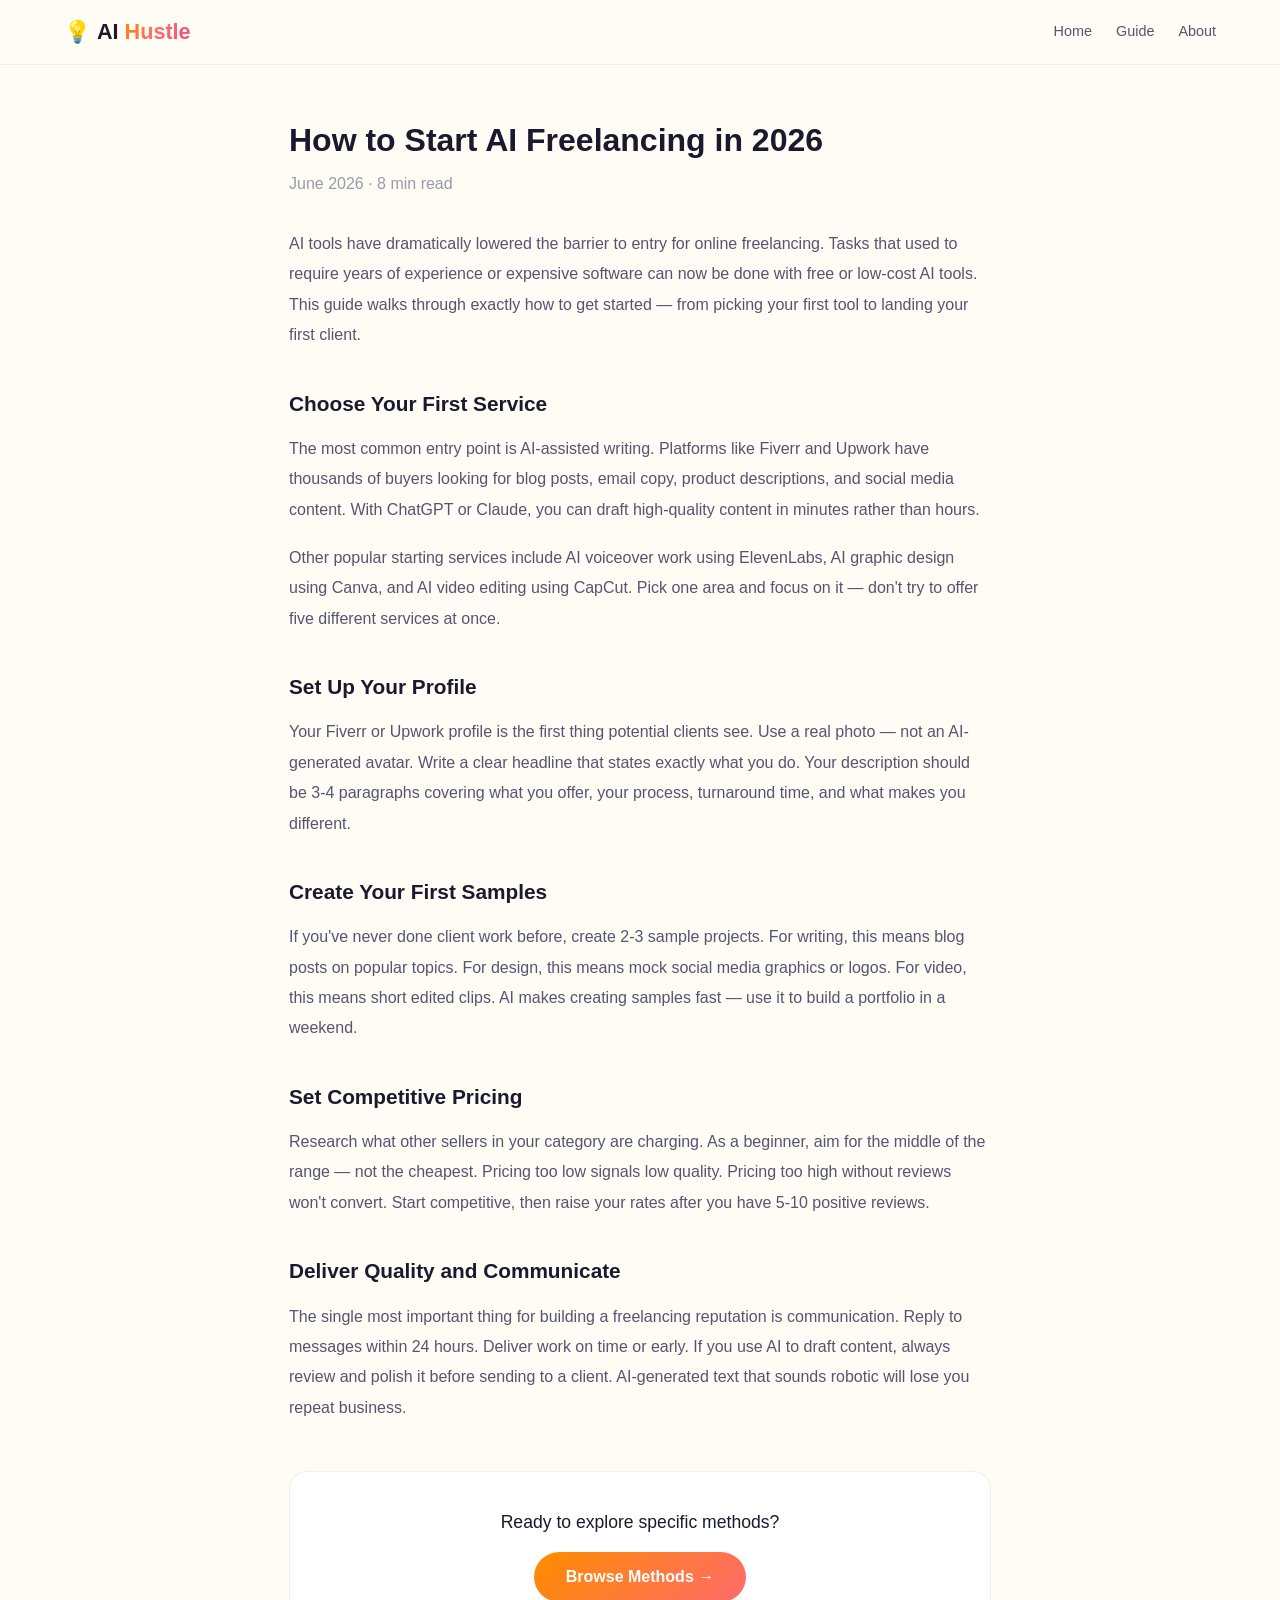
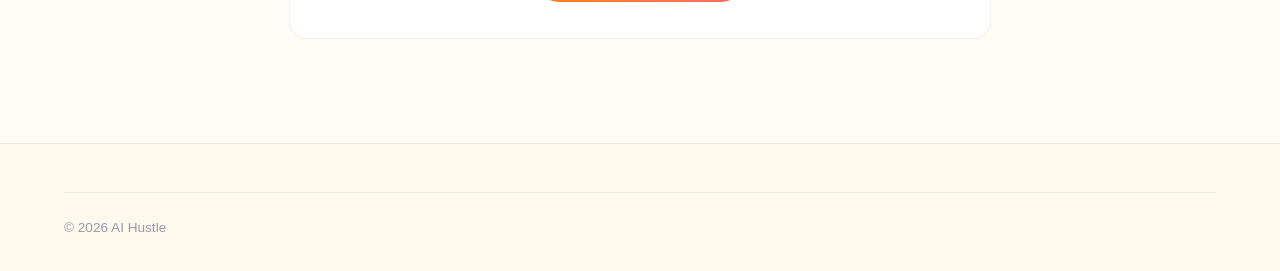
<file: blog/ai-freelancing-beginners-2026.html>
<!DOCTYPE html>
<html lang="en">
<head>
<meta charset="UTF-8">
<meta name="viewport" content="width=device-width, initial-scale=1.0">
<meta name="description" content="How to start freelancing with AI tools in 2026. A practical guide to Fiverr and Upwork for beginners using ChatGPT, Canva, and other AI tools.">
<title>How to Start AI Freelancing in 2026 — Beginner's Guide | AI Hustle</title>
<link rel="stylesheet" href="../css/style.css">
<link rel="icon" href="data:image/svg+xml,<svg xmlns='http://www.w3.org/2000/svg' viewBox='0 0 100 100'><text y='.9em' font-size='90'>💡</text></svg>">
<script async src="https://pagead2.googlesyndication.com/pagead/js/adsbygoogle.js?client=ca-pub-1693165095863269" crossorigin="anonymous"></script>
<!-- Google tag (gtag.js) -->
<script async src="https://www.googletagmanager.com/gtag/js?id=G-76KR373Q5G"></script>
<script>
  window.dataLayer = window.dataLayer || [];
  function gtag(){dataLayer.push(arguments);}
  gtag('js', new Date());
  gtag('config', 'G-76KR373Q5G');
</script>
</head>
<body>
<header class="header">
  <div class="container header-inner">
    <a href="../index.html" class="logo"><span class="logo-icon">💡</span>AI <span class="accent">Hustle</span></a>
    <nav class="nav-links">
      <a href="../index.html">Home</a>
      <a href="../guide.html">Guide</a>
      <a href="../about.html">About</a>
    </nav>
    <button class="mobile-toggle" aria-label="Menu">☰</button>
  </div>
</header>

<section class="section">
  <article class="container" style="max-width:750px">
    <h1 style="font-size:2rem;font-weight:900;line-height:1.2;margin-bottom:12px;">How to Start AI Freelancing in 2026</h1>
    <p style="color:var(--text3);margin-bottom:32px;">June 2026 · 8 min read</p>

    <p style="color:var(--text2);line-height:1.9;margin-bottom:18px;">AI tools have dramatically lowered the barrier to entry for online freelancing. Tasks that used to require years of experience or expensive software can now be done with free or low-cost AI tools. This guide walks through exactly how to get started — from picking your first tool to landing your first client.</p>

    <h2 style="font-size:1.3rem;margin:36px 0 14px;">Choose Your First Service</h2>
    <p style="color:var(--text2);line-height:1.9;margin-bottom:18px;">The most common entry point is AI-assisted writing. Platforms like Fiverr and Upwork have thousands of buyers looking for blog posts, email copy, product descriptions, and social media content. With ChatGPT or Claude, you can draft high-quality content in minutes rather than hours.</p>
    <p style="color:var(--text2);line-height:1.9;margin-bottom:18px;">Other popular starting services include AI voiceover work using ElevenLabs, AI graphic design using Canva, and AI video editing using CapCut. Pick one area and focus on it — don't try to offer five different services at once.</p>

    <h2 style="font-size:1.3rem;margin:36px 0 14px;">Set Up Your Profile</h2>
    <p style="color:var(--text2);line-height:1.9;margin-bottom:18px;">Your Fiverr or Upwork profile is the first thing potential clients see. Use a real photo — not an AI-generated avatar. Write a clear headline that states exactly what you do. Your description should be 3-4 paragraphs covering what you offer, your process, turnaround time, and what makes you different.</p>

    <h2 style="font-size:1.3rem;margin:36px 0 14px;">Create Your First Samples</h2>
    <p style="color:var(--text2);line-height:1.9;margin-bottom:18px;">If you've never done client work before, create 2-3 sample projects. For writing, this means blog posts on popular topics. For design, this means mock social media graphics or logos. For video, this means short edited clips. AI makes creating samples fast — use it to build a portfolio in a weekend.</p>

    <h2 style="font-size:1.3rem;margin:36px 0 14px;">Set Competitive Pricing</h2>
    <p style="color:var(--text2);line-height:1.9;margin-bottom:18px;">Research what other sellers in your category are charging. As a beginner, aim for the middle of the range — not the cheapest. Pricing too low signals low quality. Pricing too high without reviews won't convert. Start competitive, then raise your rates after you have 5-10 positive reviews.</p>

    <h2 style="font-size:1.3rem;margin:36px 0 14px;">Deliver Quality and Communicate</h2>
    <p style="color:var(--text2);line-height:1.9;margin-bottom:18px;">The single most important thing for building a freelancing reputation is communication. Reply to messages within 24 hours. Deliver work on time or early. If you use AI to draft content, always review and polish it before sending to a client. AI-generated text that sounds robotic will lose you repeat business.</p>

    <div style="text-align:center;margin-top:48px;padding:36px;background:#fff;border:1px solid var(--border);border-radius:var(--radius);">
      <p style="font-size:1.1rem;margin-bottom:16px;">Ready to explore specific methods?</p>
      <a href="../index.html" style="display:inline-block;padding:12px 32px;background:linear-gradient(135deg,#FF8C00,#FF6B6B);color:#fff;border-radius:50px;font-weight:600;text-decoration:none;">Browse Methods →</a>
    </div>
  </article>
</section>

<footer class="footer">
  <div class="container">
    <div class="footer-bottom"><span>&copy; 2026 AI Hustle</span></div>
  </div>
</footer>
<script>
document.querySelector('.mobile-toggle').addEventListener('click',function(){
  document.querySelector('.nav-links').classList.toggle('open');
});
</script>
</body>
</html>
</file>
<file: css/style.css>
/* ===== AI Hustle — Sunny Vibrant Theme ===== */

:root {
  --bg: #FFFBF5;
  --bg2: #FFF8ED;
  --card: rgba(255,255,255,0.8);
  --card-hover: #FFFFFF;
  --border: rgba(0,0,0,0.06);
  --text: #1A1A2E;
  --text2: #555570;
  --text3: #9999AA;

  --c-sun: #FF8C00;
  --c-coral: #FF6B6B;
  --c-lime: #4ECB71;
  --c-sky: #4DABF7;

  --gradient-hero: linear-gradient(135deg, #FF8C00, #FF6B6B, #E64980);
  --gradient-card1: linear-gradient(135deg, rgba(255,140,0,0.08), rgba(255,107,107,0.05));
  --gradient-card2: linear-gradient(135deg, rgba(230,73,128,0.08), rgba(168,85,247,0.05));
  --gradient-card3: linear-gradient(135deg, rgba(78,203,113,0.08), rgba(6,214,160,0.05));
  --gradient-card4: linear-gradient(135deg, rgba(77,171,247,0.08), rgba(59,130,246,0.05));

  --radius: 18px;
  --radius-sm: 12px;
  --transition: 0.25s ease;
  --shadow: 0 4px 20px rgba(0,0,0,0.06);
  --shadow-hover: 0 12px 36px rgba(0,0,0,0.1);
}

*, *::before, *::after { margin:0; padding:0; box-sizing:border-box; }
html { scroll-behavior:smooth; }
body {
  font-family: -apple-system, BlinkMacSystemFont, 'Segoe UI', Roboto, 'Helvetica Neue', Arial, sans-serif;
  background: var(--bg);
  color: var(--text);
  line-height: 1.6;
  min-height: 100vh;
  -webkit-font-smoothing: antialiased;
}
a { color:inherit; text-decoration:none; }
img { max-width:100%; display:block; }
.container { max-width: 1200px; margin:0 auto; padding:0 24px; }

/* ===== Header ===== */
.header {
  position: sticky; top:0; z-index:100;
  background: rgba(255,251,245,0.85);
  backdrop-filter: blur(20px);
  -webkit-backdrop-filter: blur(20px);
  border-bottom: 1px solid var(--border);
}
.header-inner { display:flex; align-items:center; justify-content:space-between; height:64px; }
.logo { font-size:1.35rem; font-weight:800; color:var(--text); }
.logo-icon { margin-right:6px; }
.logo .accent { background:var(--gradient-hero); -webkit-background-clip:text; -webkit-text-fill-color:transparent; background-clip:text; }
.nav-links { display:flex; gap:24px; align-items:center; }
.nav-links a { color:var(--text2); font-size:0.9rem; font-weight:500; transition:color var(--transition); }
.nav-links a:hover { color:var(--c-sun); }
.nav-links a.active { color:var(--c-sun); font-weight:600; }
.mobile-toggle { display:none; background:none; border:none; color:var(--text); font-size:1.5rem; cursor:pointer; }

/* ===== Hero ===== */
.hero {
  text-align:center; padding:100px 24px 80px; position:relative; overflow:hidden;
  background: linear-gradient(180deg, rgba(255,140,0,0.04) 0%, rgba(255,107,107,0.03) 50%, transparent 100%);
}
.hero::before {
  content:''; position:absolute; top:-40%; left:50%; transform:translateX(-50%);
  width:800px; height:800px;
  background: radial-gradient(circle, rgba(255,140,0,0.08) 0%, rgba(255,107,107,0.04) 40%, transparent 70%);
  pointer-events:none;
}
.hero h1 {
  font-size: clamp(2.2rem, 5vw, 3.4rem); font-weight:900; line-height:1.15;
  margin-bottom:20px; position:relative;
}
.hero h1 .gradient-text {
  background: var(--gradient-hero);
  -webkit-background-clip:text; -webkit-text-fill-color:transparent;
  background-clip:text;
}
.hero p { color:var(--text2); font-size:1.15rem; max-width:600px; margin:0 auto 36px; position:relative; }

/* ===== Search ===== */
.search-box { position:relative; max-width:520px; margin:0 auto; }
.search-box input {
  width:100%; padding:18px 60px 18px 24px;
  background: #fff; border:2px solid var(--border);
  border-radius:50px; color:var(--text); font-size:1.02rem;
  transition:all var(--transition); outline:none;
  box-shadow: 0 2px 12px rgba(0,0,0,0.04);
}
.search-box input:focus {
  border-color: var(--c-sun);
  box-shadow: 0 0 0 6px rgba(255,140,0,0.1);
}
.search-box input::placeholder { color:var(--text3); }
.search-icon { position:absolute; right:22px; top:50%; transform:translateY(-50%); font-size:1.2rem; pointer-events:none; }

/* ===== Stats ===== */
.stats-bar {
  display:flex; justify-content:center; gap:64px;
  padding:40px 0 56px; flex-wrap:wrap;
}
.stat-item { text-align:center; }
.stat-number {
  font-size:2.4rem; font-weight:900;
  background: var(--gradient-hero);
  -webkit-background-clip:text; -webkit-text-fill-color:transparent;
  background-clip:text;
}
.stat-label { color:var(--text3); font-size:0.85rem; margin-top:6px; font-weight:500; }

/* ===== Section ===== */
.section { padding:56px 0; }
.section-header { display:flex; justify-content:space-between; align-items:center; margin-bottom:32px; }
.section-title { font-size:1.6rem; font-weight:800; }
.section-title .emoji { margin-right:8px; }

/* ===== Category Cards ===== */
.cat-grid { display:grid; grid-template-columns:repeat(auto-fill, minmax(250px, 1fr)); gap:20px; }
.cat-card {
  display:flex; align-items:center; gap:18px; padding:28px 24px;
  background: #fff; border:2px solid var(--border);
  border-radius:var(--radius); cursor:pointer;
  transition:all var(--transition); box-shadow:var(--shadow);
  position:relative; overflow:hidden;
}
.cat-card::after {
  content:''; position:absolute; bottom:0; left:0; right:0; height:4px;
  transition:height var(--transition); border-radius:0 0 var(--radius) var(--radius);
}
.cat-card:nth-child(1)::after { background:var(--c-sun); }
.cat-card:nth-child(2)::after { background:var(--c-coral); }
.cat-card:nth-child(3)::after { background:var(--c-lime); }
.cat-card:nth-child(4)::after { background:var(--c-sky); }
.cat-card:hover { transform:translateY(-4px); box-shadow:var(--shadow-hover); }
.cat-card:hover::after { height:6px; }
.cat-card:nth-child(1):hover { border-color:var(--c-sun); background:linear-gradient(135deg, rgba(255,140,0,0.04), #fff); }
.cat-card:nth-child(2):hover { border-color:var(--c-coral); }
.cat-card:nth-child(3):hover { border-color:var(--c-lime); }
.cat-card:nth-child(4):hover { border-color:var(--c-sky); }
.cat-icon { font-size:2.2rem; }
.cat-info h3 { font-size:1.05rem; font-weight:700; }
.cat-info span { color:var(--text3); font-size:0.85rem; }

/* ===== Filter Bar ===== */
.filter-bar { display:flex; gap:10px; margin-bottom:28px; flex-wrap:wrap; }
.filter-btn {
  padding:10px 24px; background:#fff;
  border:2px solid var(--border); border-radius:50px;
  color:var(--text2); font-size:0.9rem; font-weight:500;
  cursor:pointer; transition:all var(--transition);
}
.filter-btn:hover { border-color:var(--c-sun); color:var(--c-sun); }
.filter-btn.active { background:var(--c-sun); border-color:var(--c-sun); color:#fff; font-weight:600; }
.filter-btn[data-category="freelancing"].active { background:var(--c-sun); border-color:var(--c-sun); }
.filter-btn[data-category="digital-products"].active { background:var(--c-coral); border-color:var(--c-coral); }
.filter-btn[data-category="content-creation"].active { background:var(--c-lime); border-color:var(--c-lime); }
.filter-btn[data-category="ai-services"].active { background:var(--c-sky); border-color:var(--c-sky); }
.filter-btn[data-category="digital-products"]:hover { border-color:var(--c-coral); color:var(--c-coral); }
.filter-btn[data-category="content-creation"]:hover { border-color:var(--c-lime); color:var(--c-lime); }
.filter-btn[data-category="ai-services"]:hover { border-color:var(--c-sky); color:var(--c-sky); }

/* ===== Methods Grid ===== */
.methods-grid { display:grid; grid-template-columns:repeat(auto-fill, minmax(350px, 1fr)); gap:24px; }
.method-card {
  display:block;
  background:#fff; border:2px solid var(--border);
  border-radius:var(--radius); overflow:hidden;
  transition:all var(--transition);
  box-shadow:var(--shadow);
  position:relative; text-decoration:none; color:inherit;
}
.method-card[data-category="freelancing"] { border-top:4px solid var(--c-sun); }
.method-card[data-category="digital-products"] { border-top:4px solid var(--c-coral); }
.method-card[data-category="content-creation"] { border-top:4px solid var(--c-lime); }
.method-card[data-category="ai-services"] { border-top:4px solid var(--c-sky); }
.method-card:hover { transform:translateY(-6px); box-shadow:var(--shadow-hover); }
.method-card[data-category="freelancing"]:hover { border-color:var(--c-sun); }
.method-card[data-category="digital-products"]:hover { border-color:var(--c-coral); }
.method-card[data-category="content-creation"]:hover { border-color:var(--c-lime); }
.method-card[data-category="ai-services"]:hover { border-color:var(--c-sky); }
.method-card-inner { padding:28px 28px 24px; }
.method-header { display:flex; align-items:flex-start; gap:16px; margin-bottom:16px; }
.method-icon {
  width:56px; height:56px; border-radius:16px;
  display:flex; align-items:center; justify-content:center;
  font-size:1.7rem; flex-shrink:0;
  background: rgba(255,140,0,0.08);
}
.method-card[data-category="freelancing"] .method-icon { background:rgba(255,140,0,0.1); }
.method-card[data-category="digital-products"] .method-icon { background:rgba(255,107,107,0.1); }
.method-card[data-category="content-creation"] .method-icon { background:rgba(78,203,113,0.1); }
.method-card[data-category="ai-services"] .method-icon { background:rgba(77,171,247,0.1); }
.method-meta { flex:1; }
.method-title { font-size:1.15rem; font-weight:700; margin-bottom:4px; color:var(--text); }
.method-difficulty {
  font-size:0.78rem; font-weight:600;
  padding:3px 12px; border-radius:20px; display:inline-block;
  background:rgba(255,140,0,0.08); color:var(--c-sun);
}
.method-summary { color:var(--text2); font-size:0.93rem; line-height:1.7; margin-bottom:20px; }
.method-details { display:flex; flex-direction:column; gap:10px; padding-top:16px; border-top:1px solid var(--border); }
.detail-row { display:flex; gap:10px; align-items:flex-start; }
.detail-label {
  color:var(--text3); font-size:0.75rem; font-weight:700; text-transform:uppercase;
  letter-spacing:0.5px; min-width:72px; flex-shrink:0; padding-top:3px;
}
.detail-value { color:var(--text2); font-size:0.88rem; line-height:1.6; }

/* ===== Footer ===== */
.footer {
  border-top:1px solid var(--border); padding:48px 0 32px; margin-top:48px;
  background:var(--bg2);
}
.footer-grid { display:grid; grid-template-columns:2fr 1fr 1fr; gap:40px; margin-bottom:32px; }
.footer-brand h3 { margin-bottom:8px; }
.footer-brand p { color:var(--text3); font-size:0.9rem; margin-top:8px; }
.footer-col h4 { font-size:0.95rem; margin-bottom:16px; font-weight:700; }
.footer-col a { display:block; color:var(--text3); font-size:0.9rem; margin-bottom:10px; transition:color var(--transition); }
.footer-col a:hover { color:var(--c-sun); }
.footer-bottom {
  padding-top:24px; border-top:1px solid var(--border);
  display:flex; justify-content:space-between; align-items:center;
  color:var(--text3); font-size:0.85rem;
}

/* ===== About ===== */
.about-content h2 { font-size:1.3rem; margin:32px 0 12px; }
.about-content p { color:var(--text2); margin-bottom:14px; line-height:1.8; max-width:700px; }

/* ===== Responsive ===== */
@media (max-width:768px) {
  .nav-links { display:none; }
  .nav-links.open {
    display:flex; flex-direction:column; position:absolute;
    top:64px; left:0; right:0;
    background:rgba(255,251,245,0.98);
    backdrop-filter:blur(20px);
    border-bottom:1px solid var(--border);
    padding:16px 24px; gap:16px;
  }
  .mobile-toggle { display:block; }
  .methods-grid { grid-template-columns:1fr; }
  .cat-grid { grid-template-columns:1fr 1fr; }
  .stats-bar { gap:32px; }
  .footer-grid { grid-template-columns:1fr 1fr; gap:24px; }
}
@media (max-width:480px) {
  .cat-grid { grid-template-columns:1fr; }
  .footer-grid { grid-template-columns:1fr; }
  .hero { padding:56px 16px 40px; }
  .filter-bar { overflow-x:auto; flex-wrap:nowrap; -webkit-overflow-scrolling:touch; padding-bottom:8px; }
  .filter-btn { white-space:nowrap; flex-shrink:0; }
}
</file>
